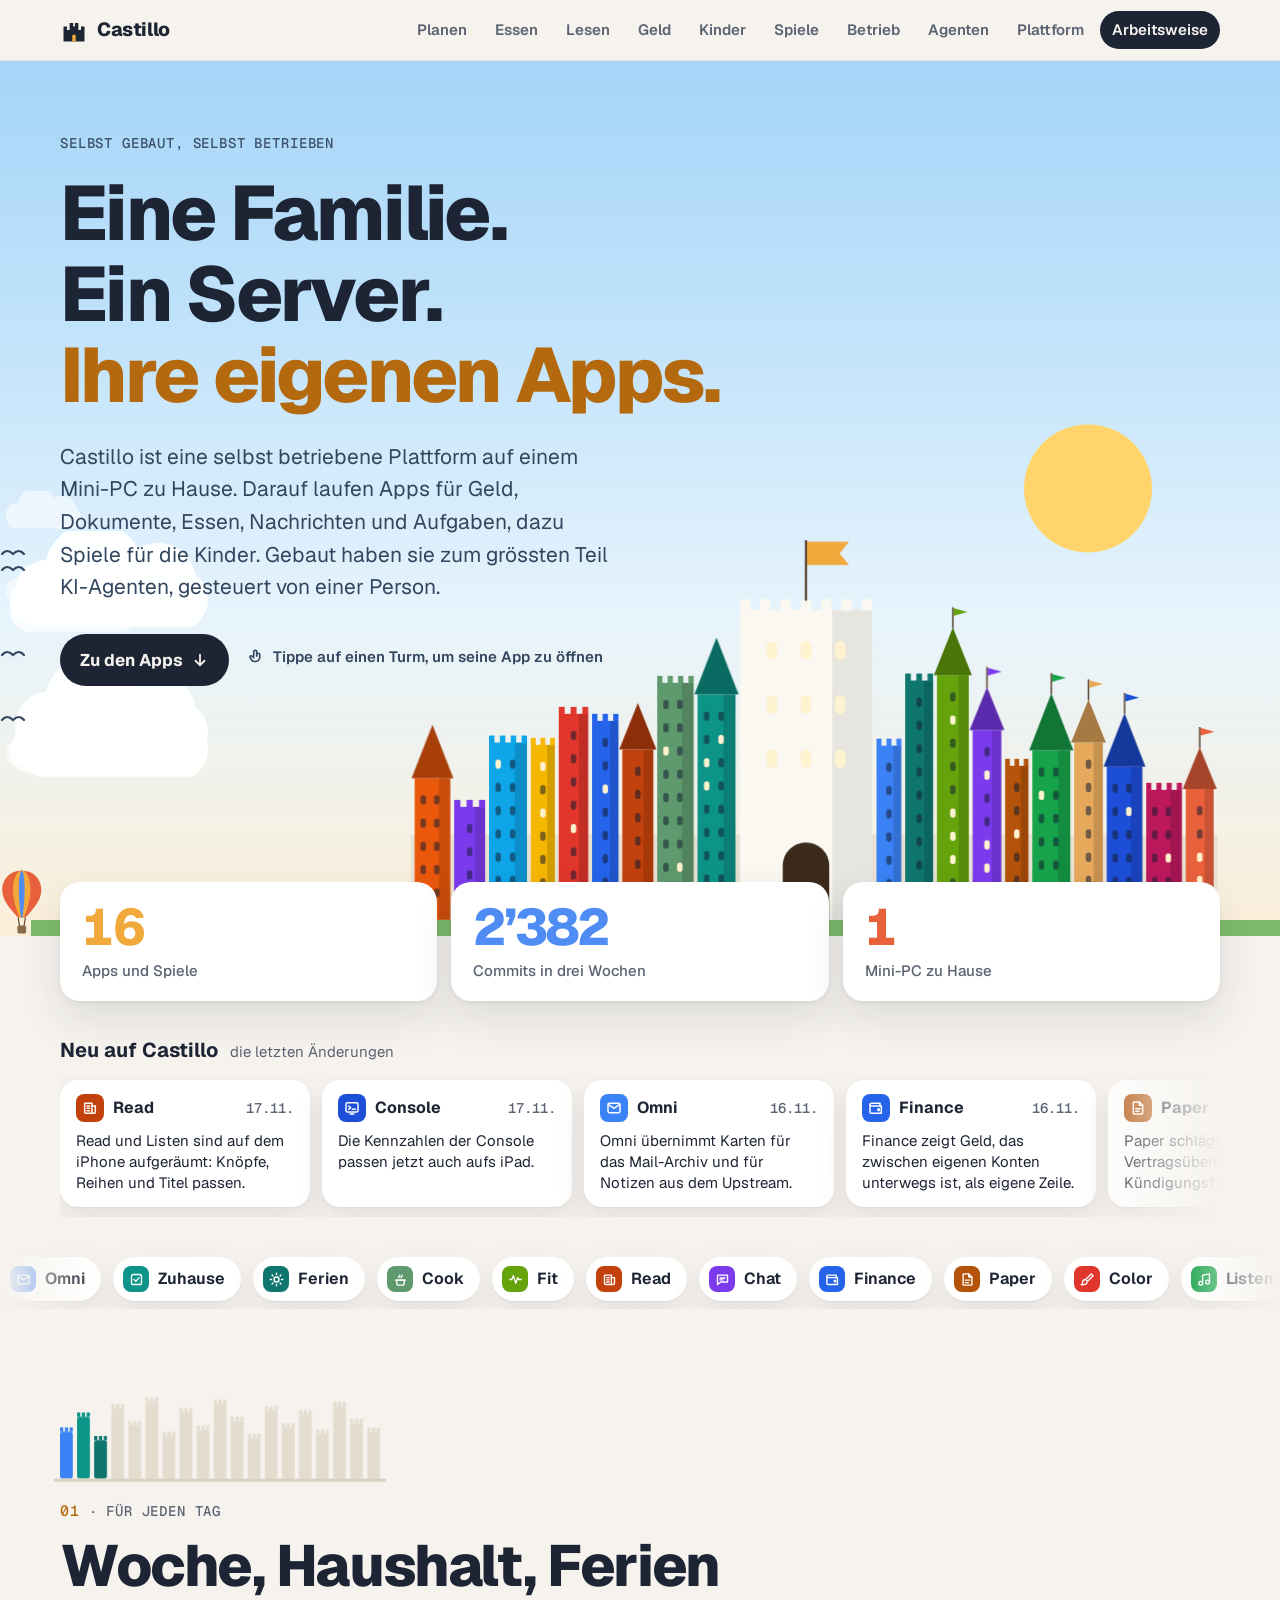
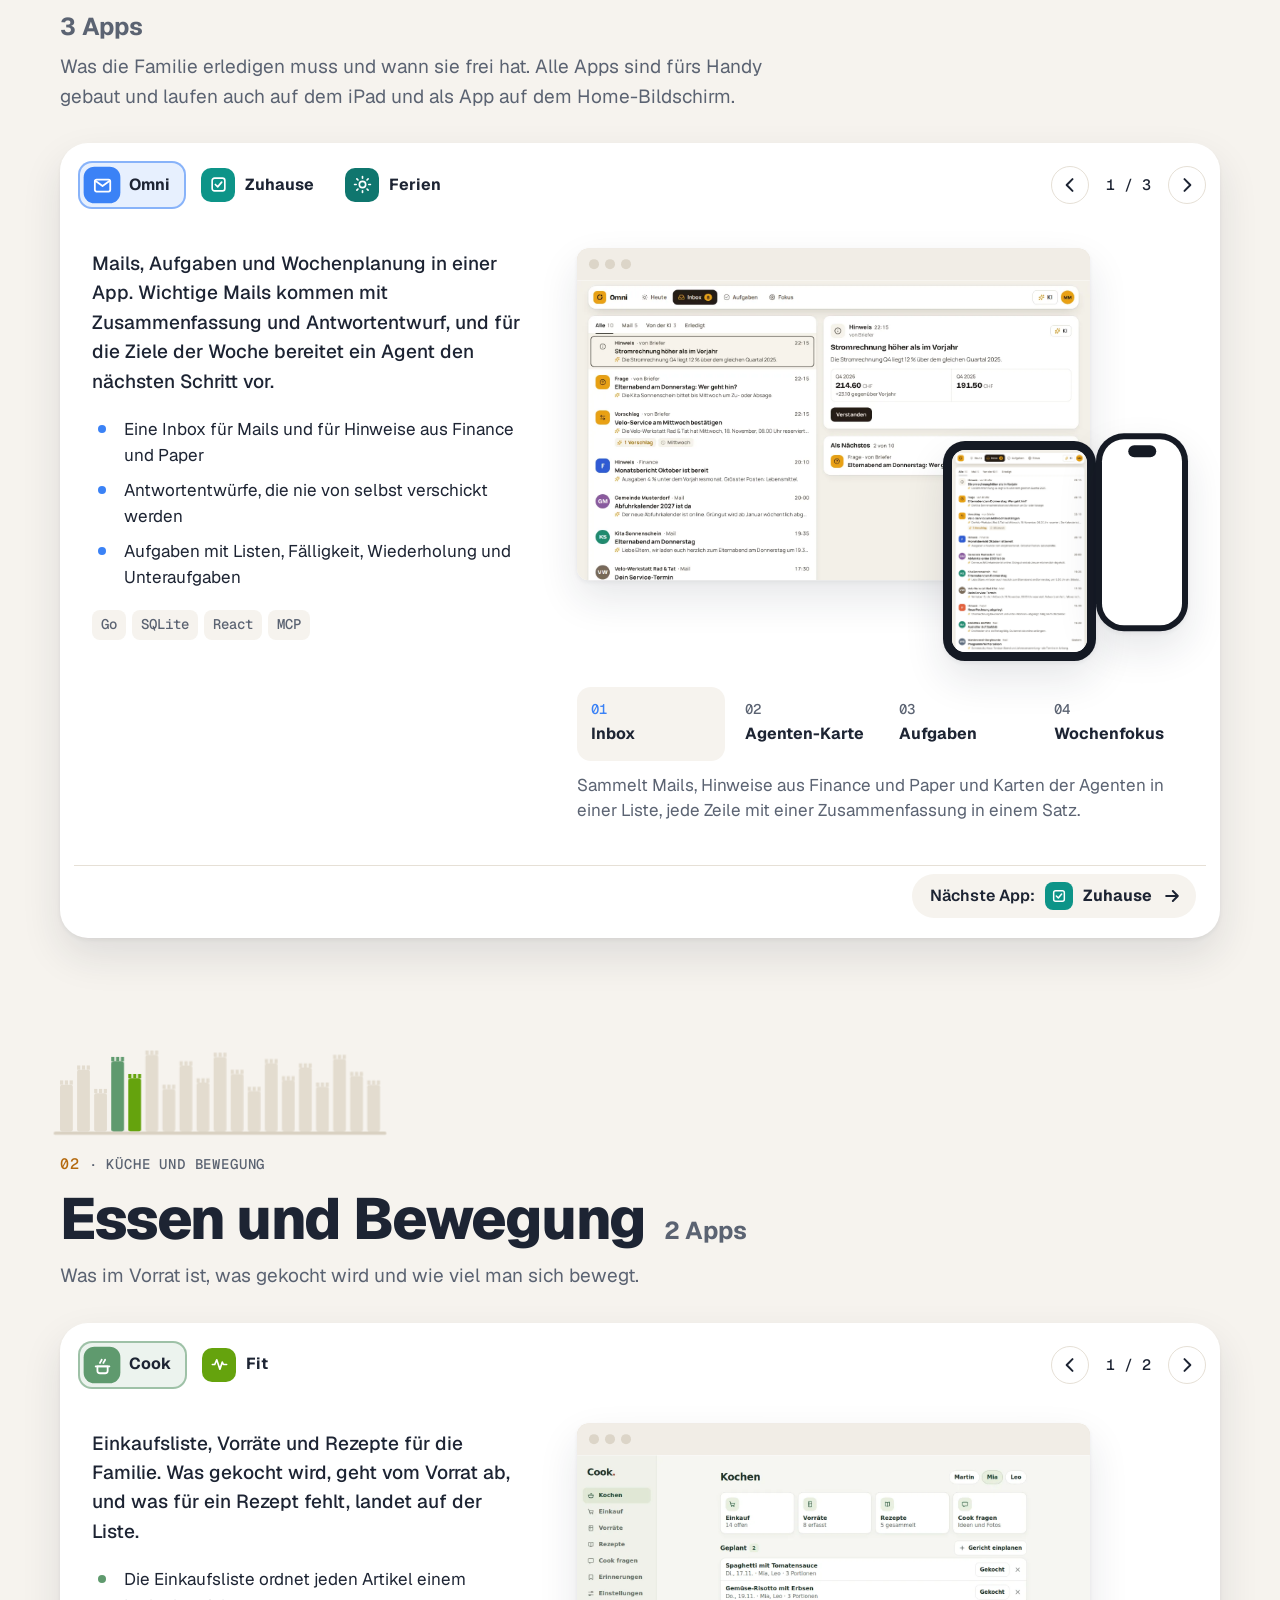
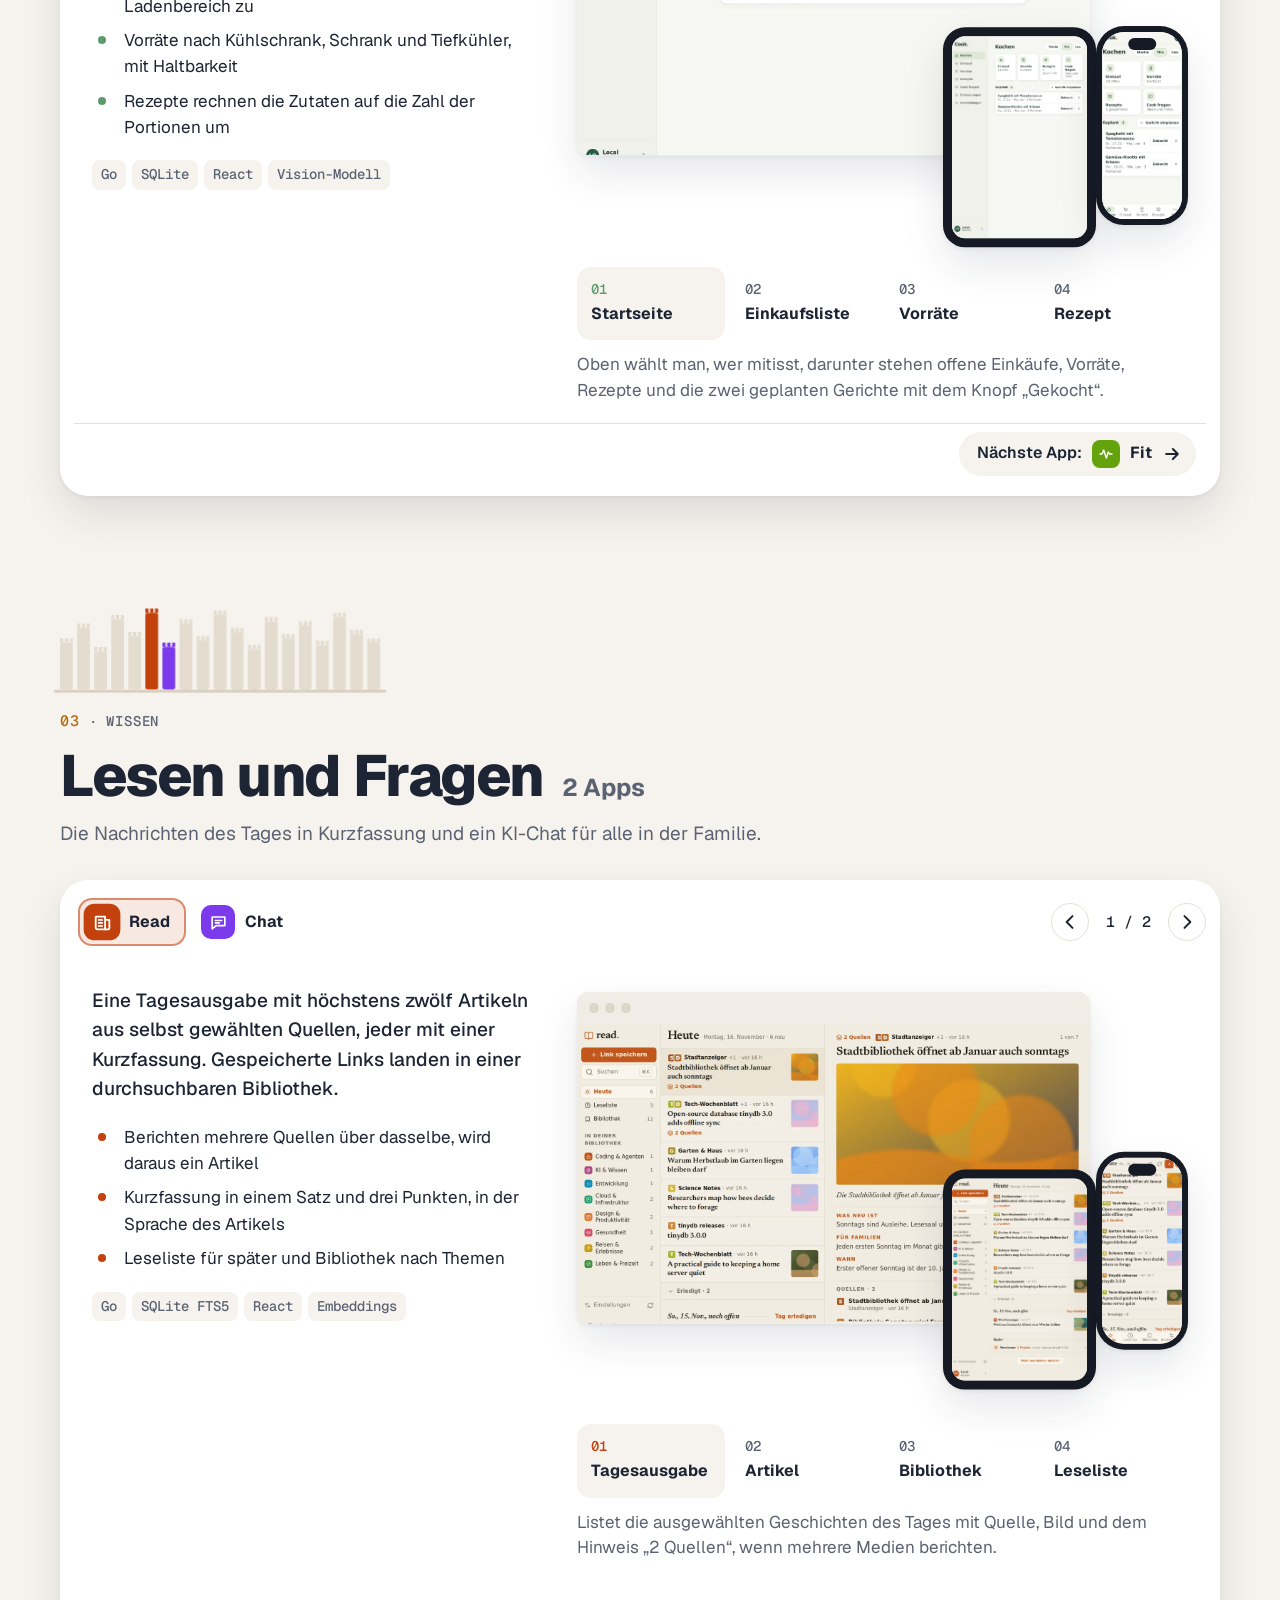
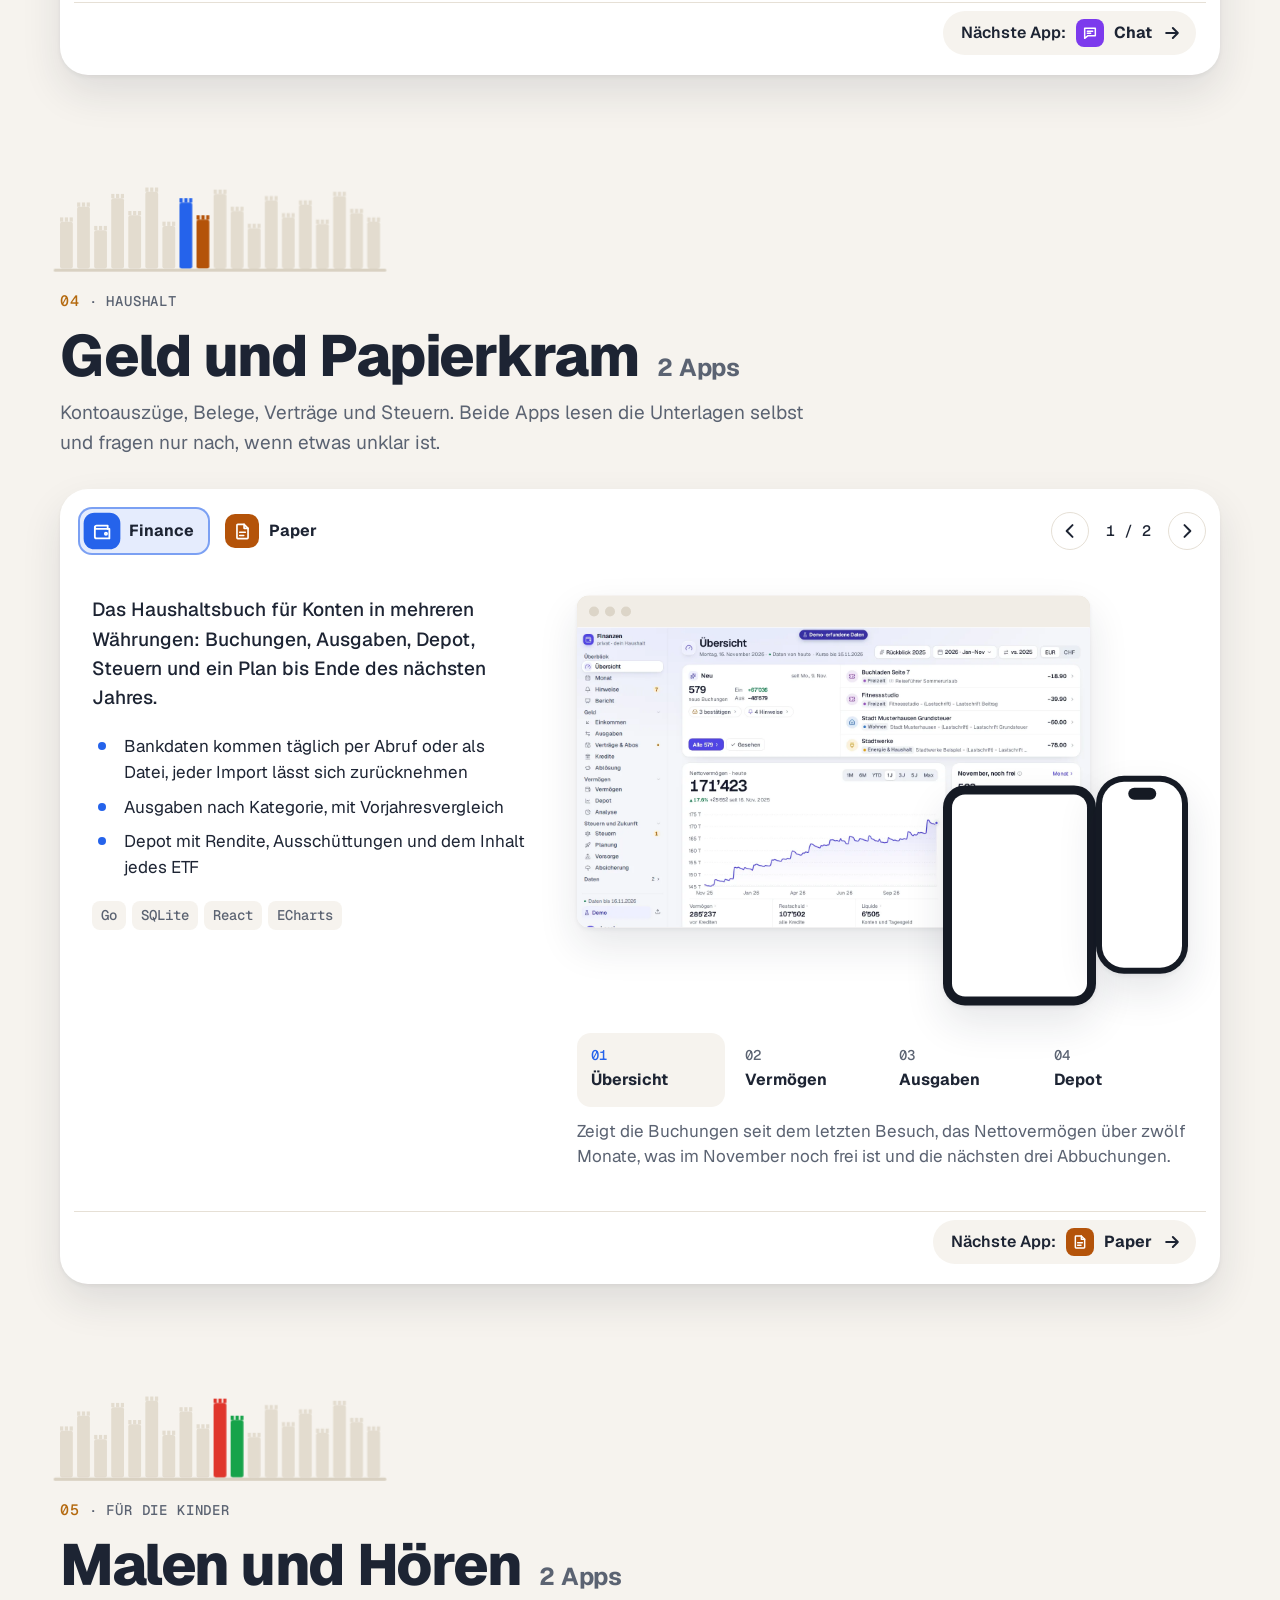
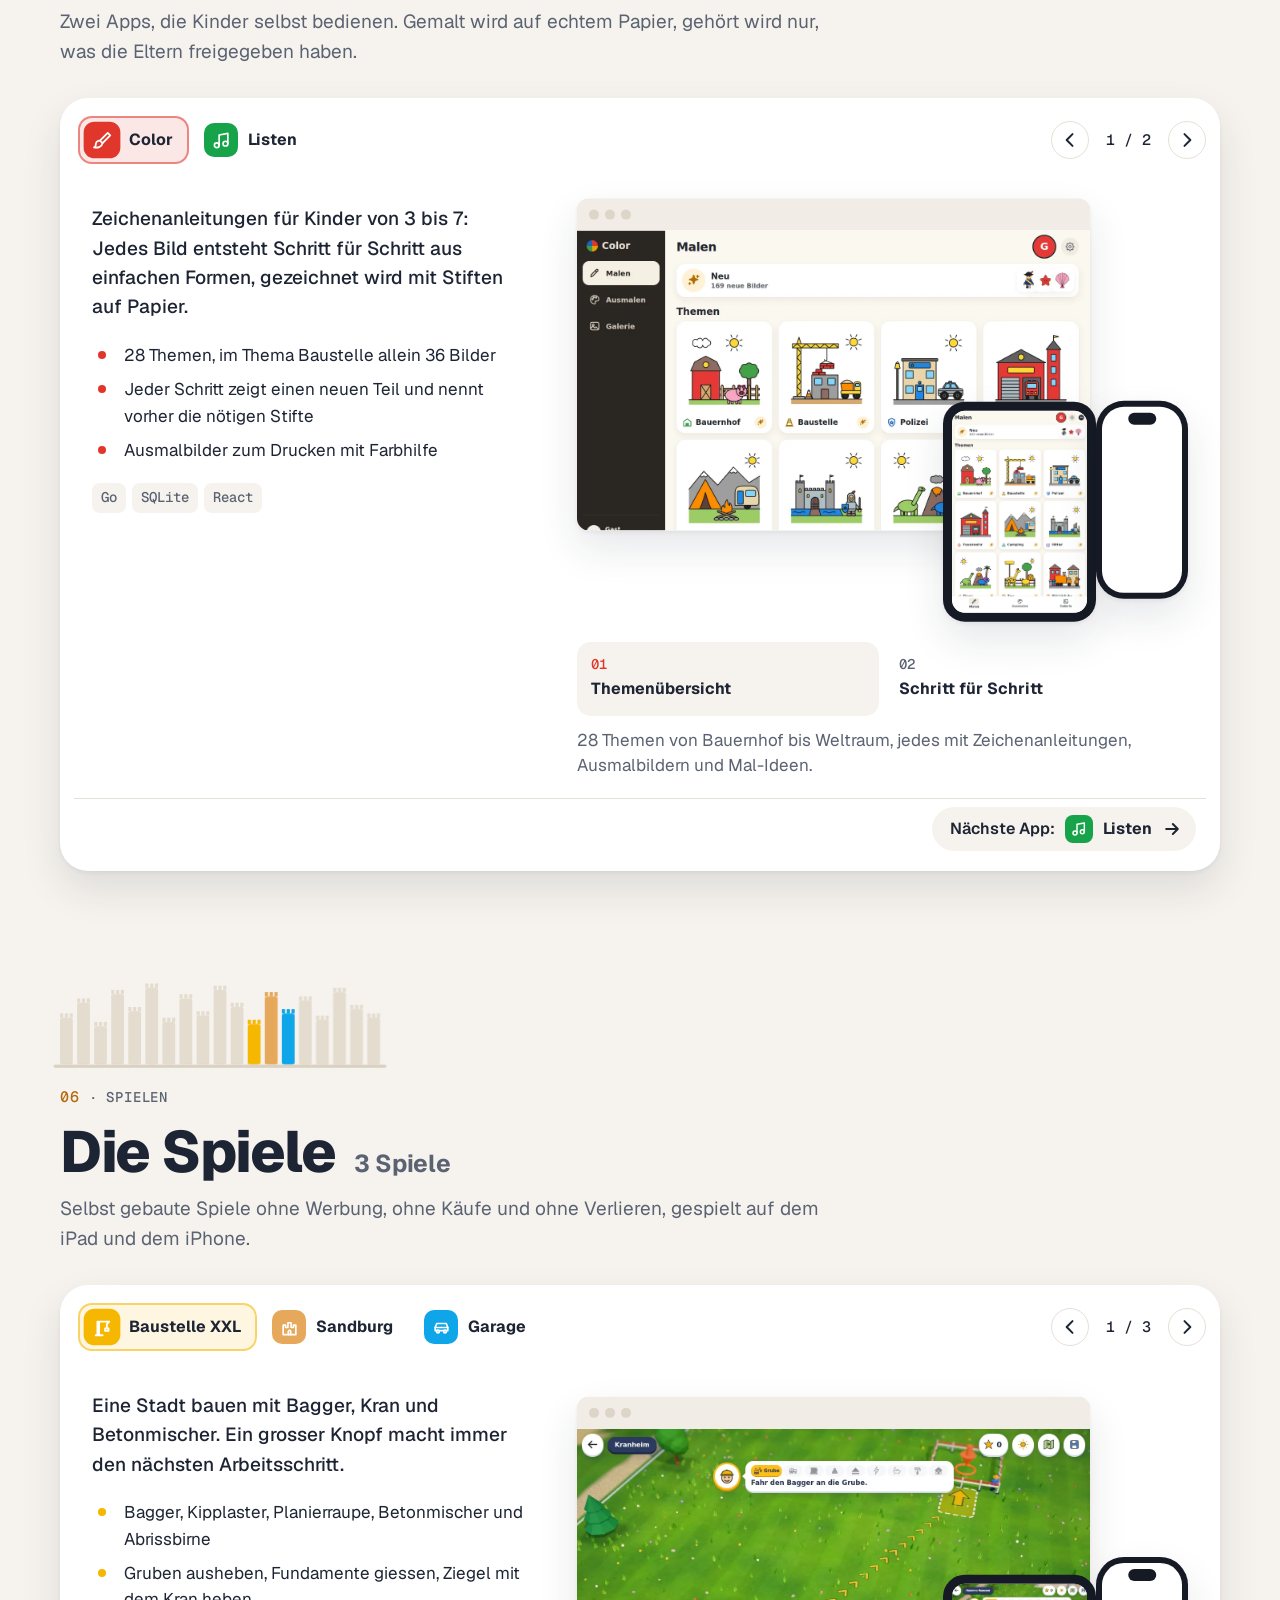
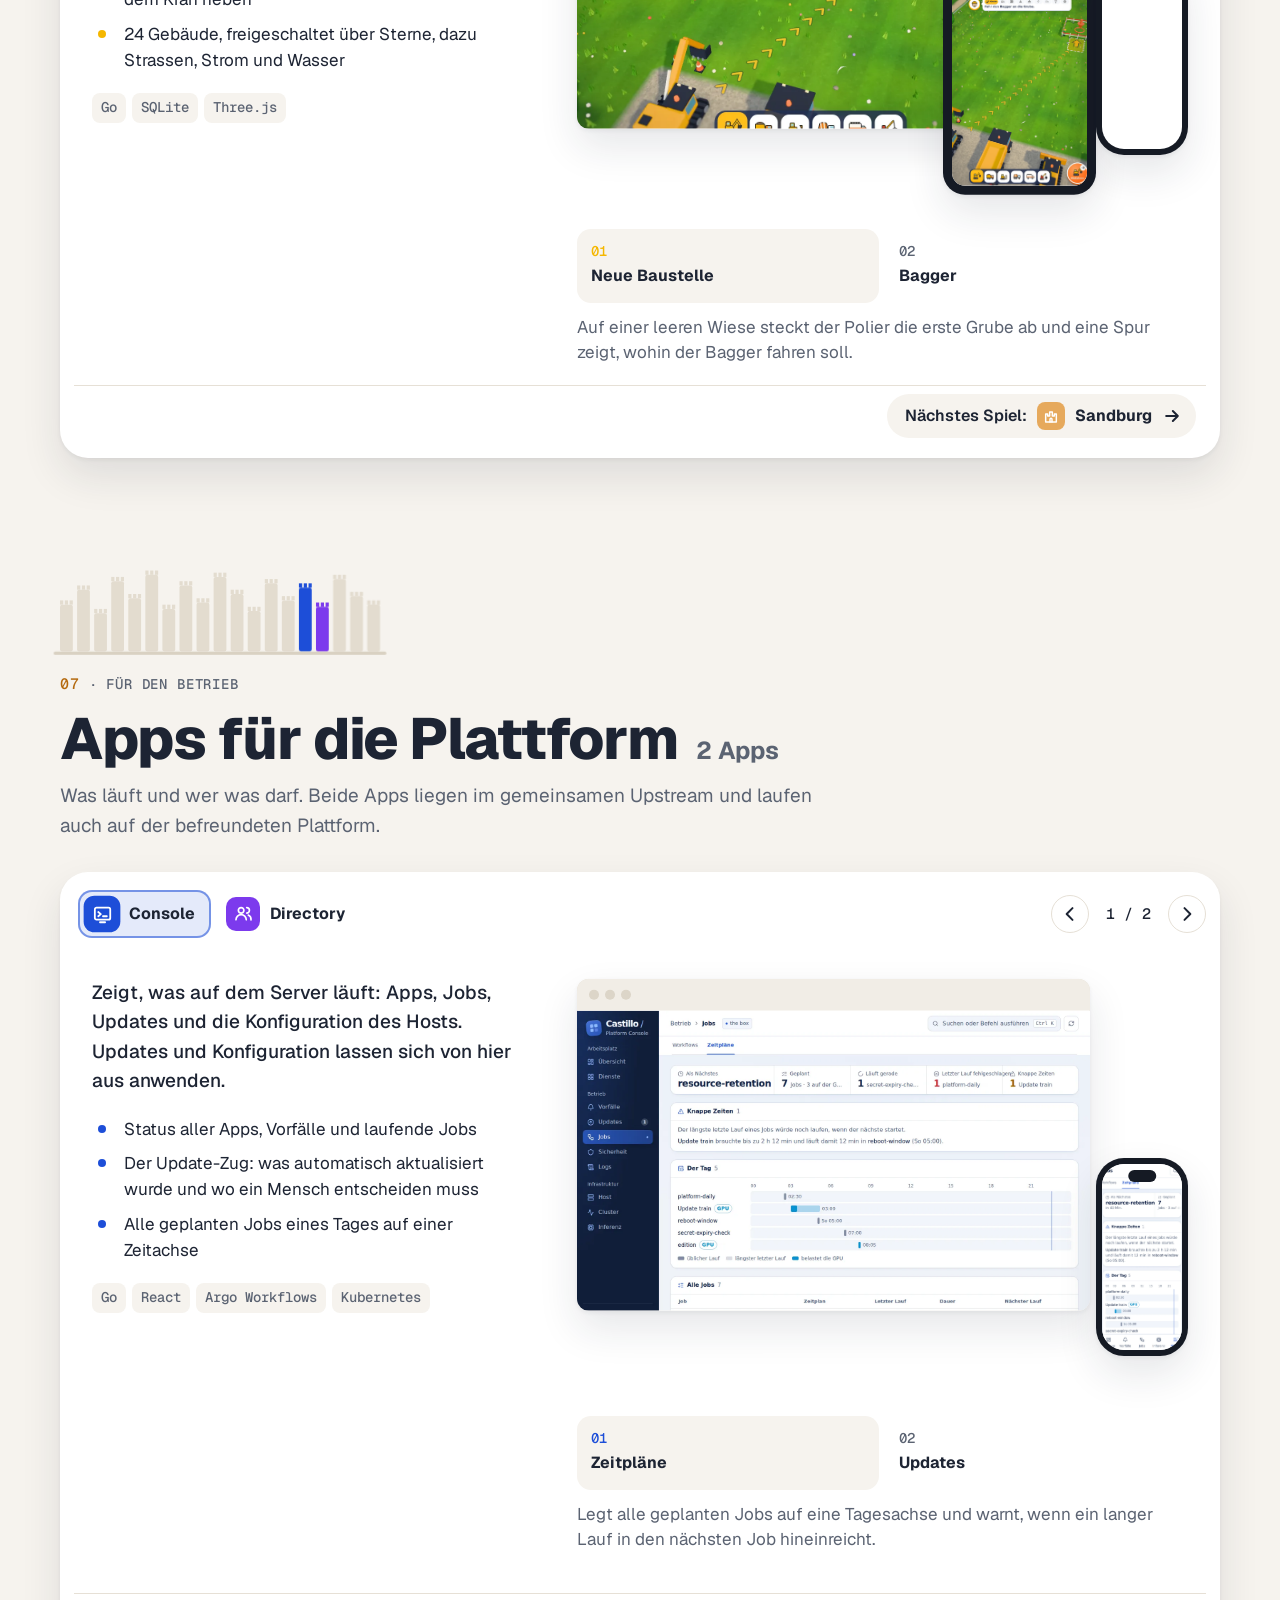
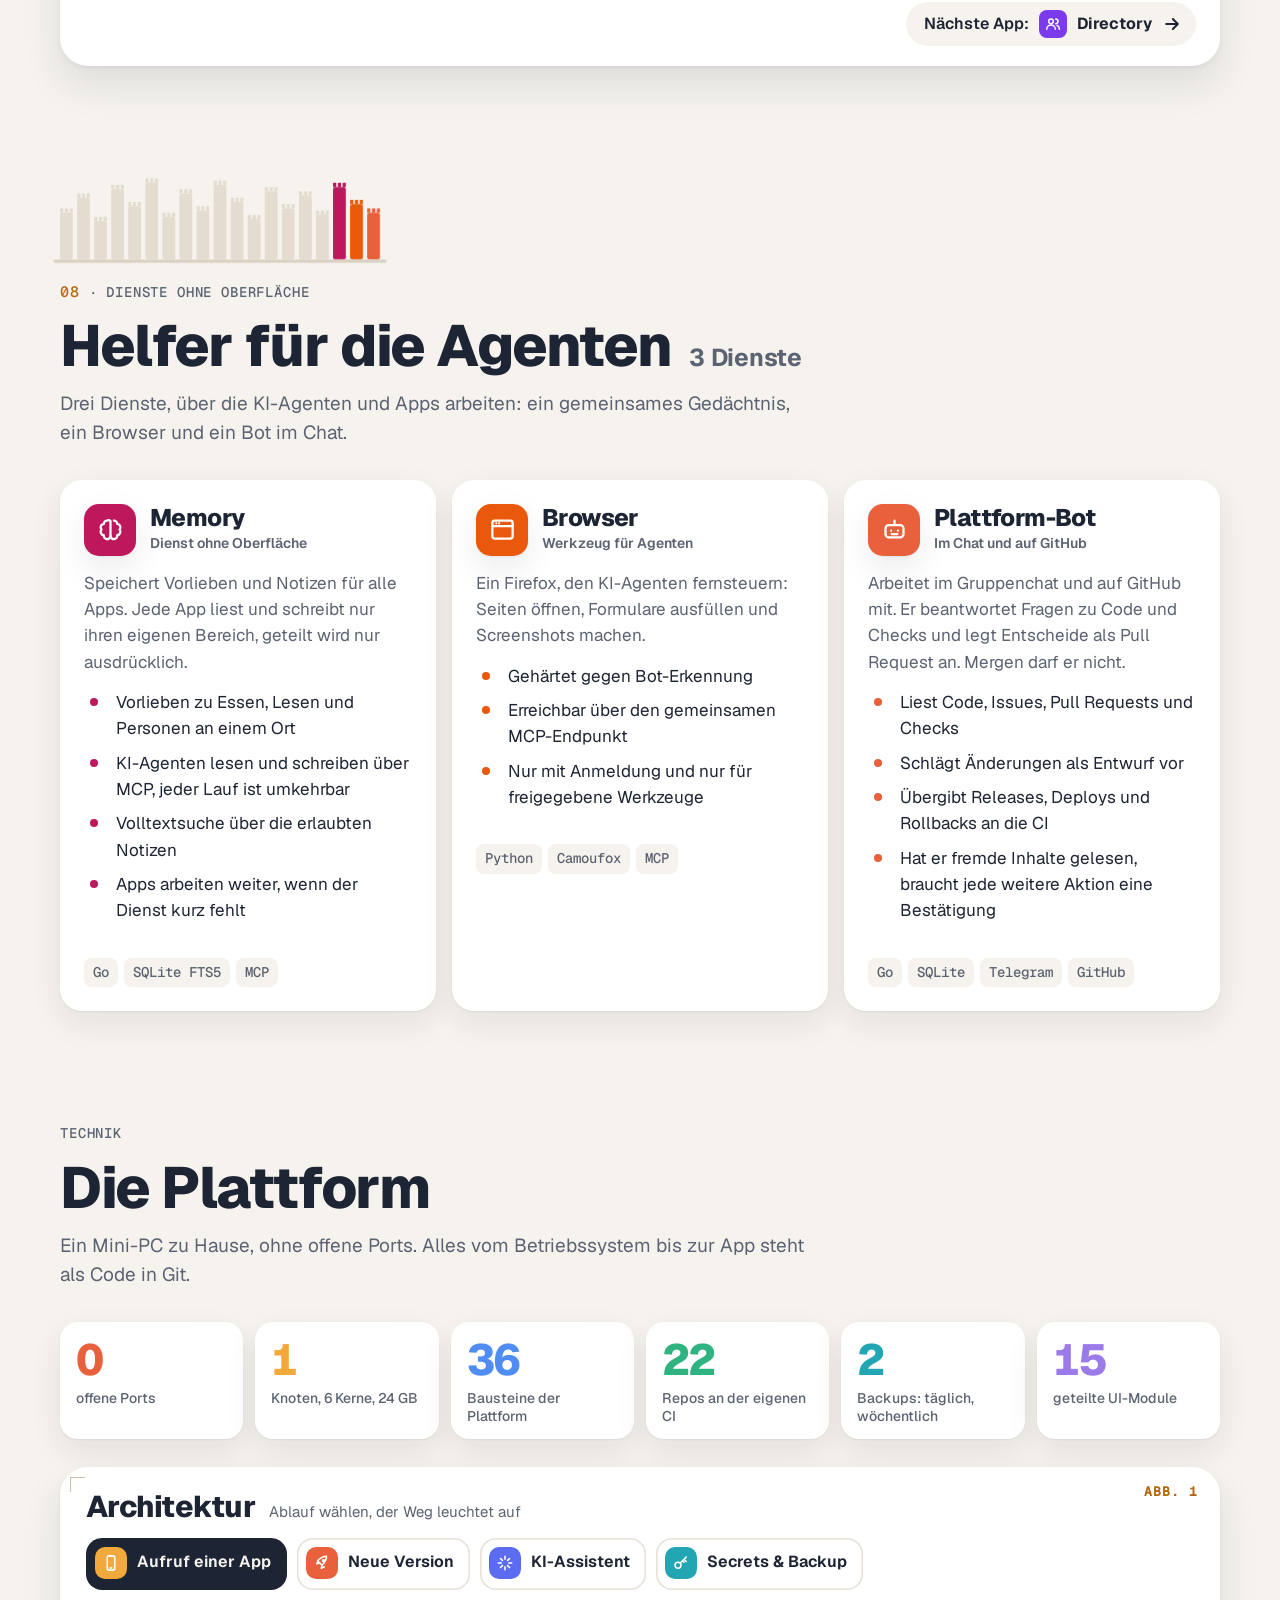
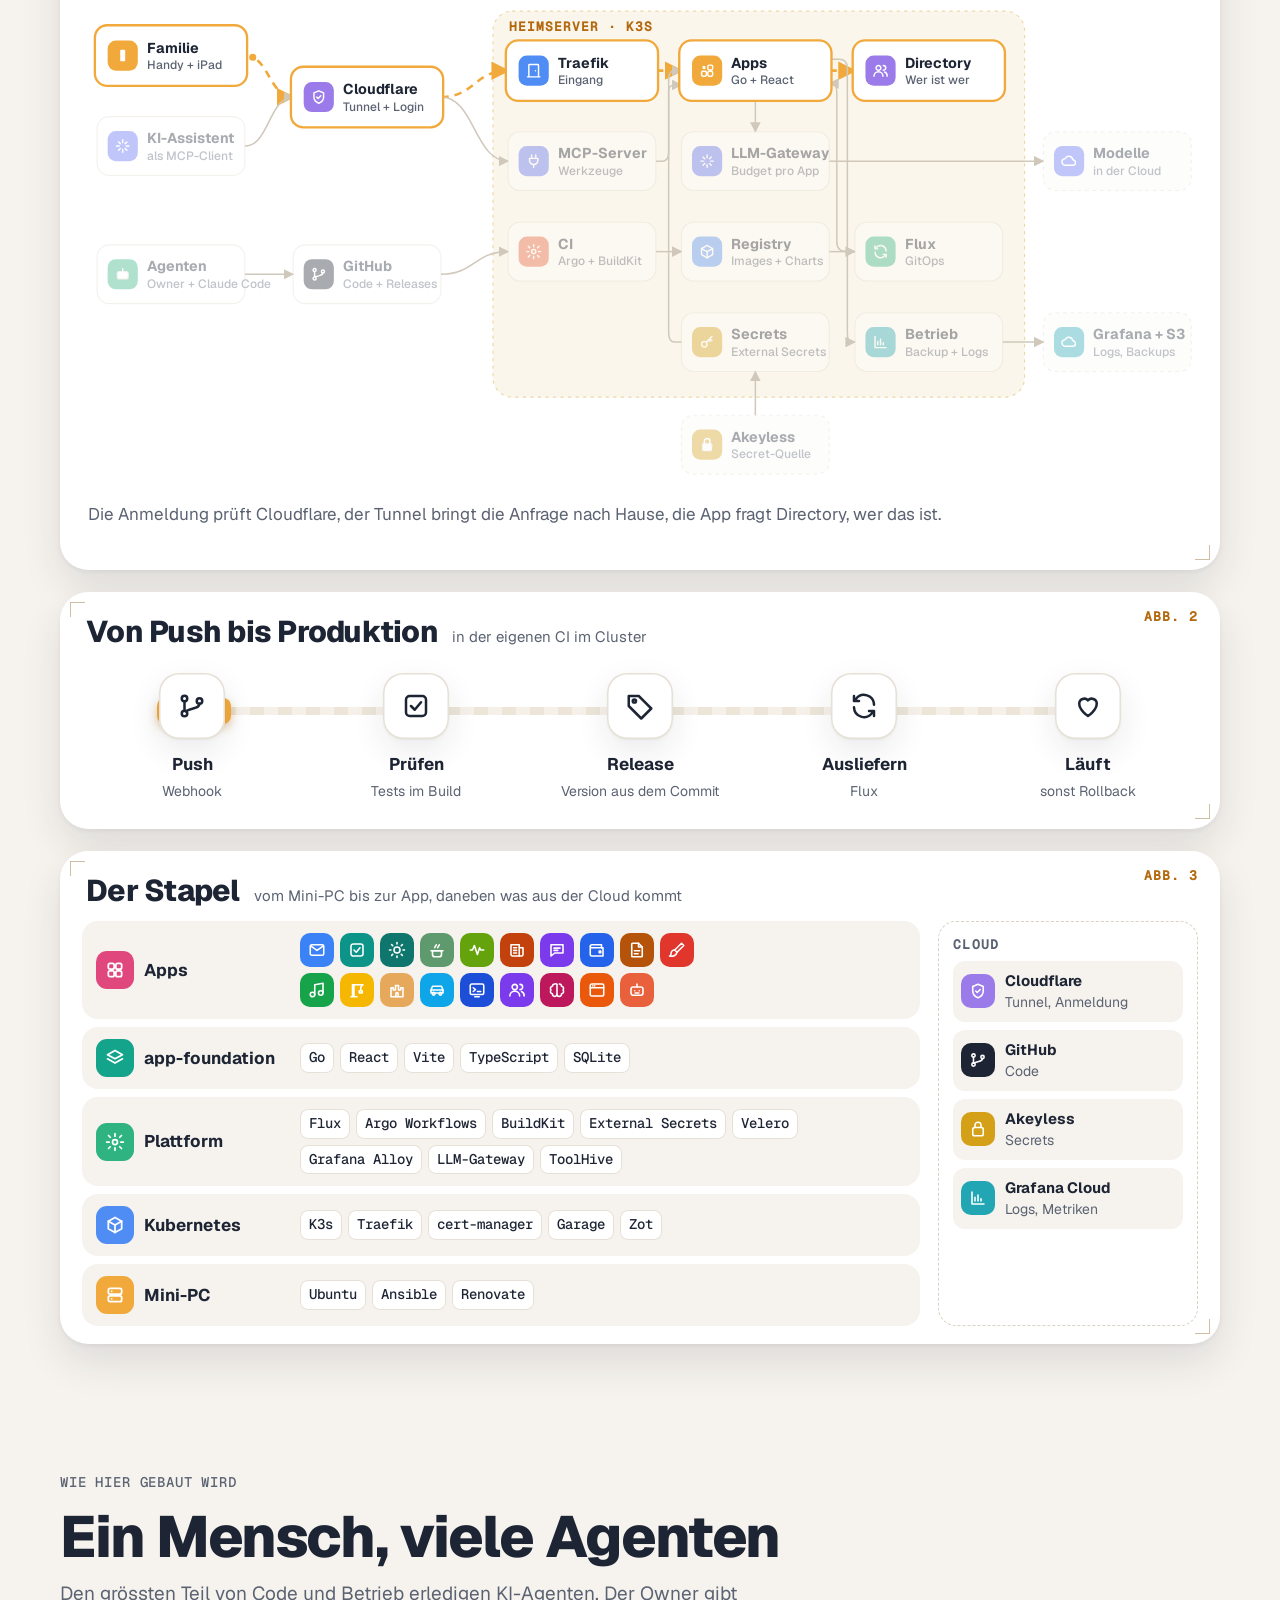
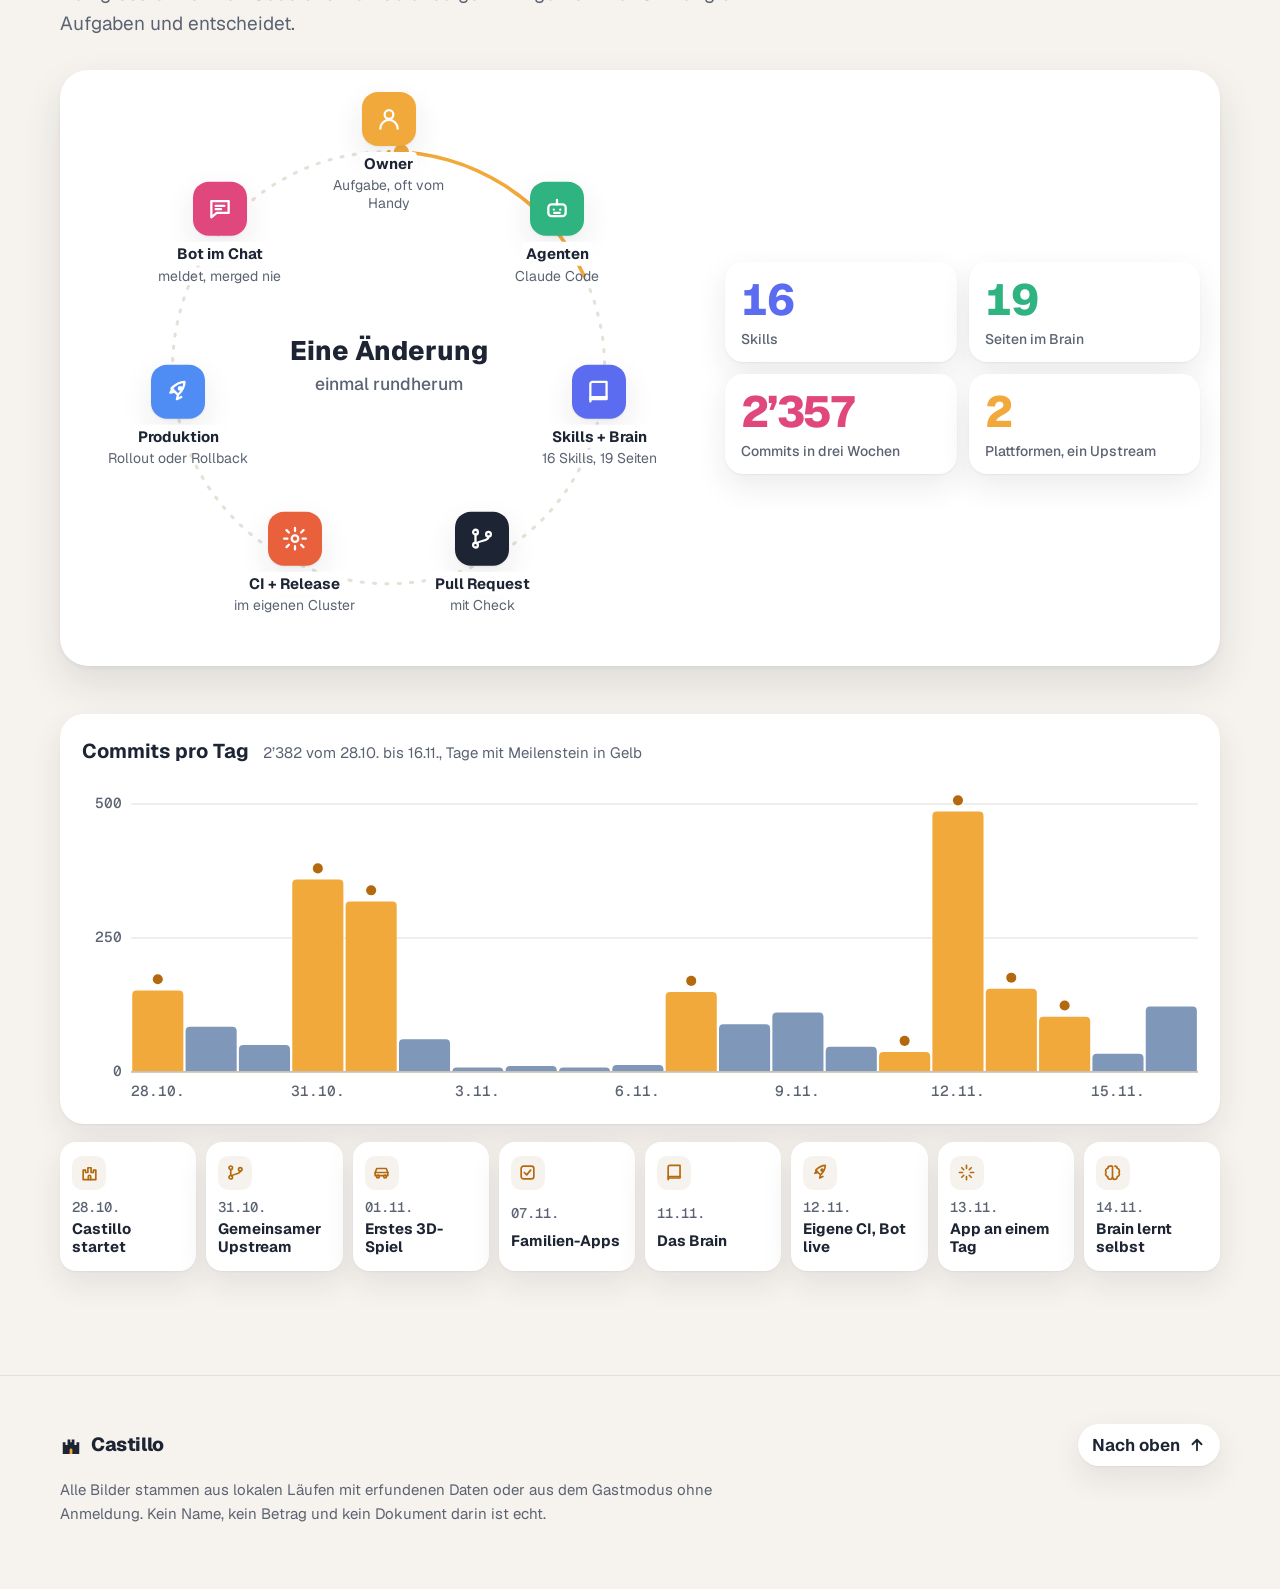
<file: index.html>
<!doctype html>
<html lang="de">
<head>
<meta charset="utf-8">
<meta name="viewport" content="width=device-width,initial-scale=1,viewport-fit=cover">
<title>Castillo: eine Familie, ein Server, eigene Apps</title>
<meta name="description" content="Castillo ist die selbst gebaute Plattform einer Familie: Finanzen, Dokumente, Essen, Nachrichten, Spiele für die Kinder und die Technik darunter, auf einem Mini-PC zu Hause.">
<meta property="og:title" content="Castillo: eine Familie, ein Server, eigene Apps">
<meta property="og:description" content="Selbst gebaute Apps für den Familienalltag, die Kinder und die Finanzen, auf einer eigenen Kubernetes-Plattform.">
<meta property="og:image" content="https://castillo-platform.github.io/castillo-showcase/shots/og.png">
<meta property="og:type" content="website">
<meta name="theme-color" content="#f6f3ee">
<meta name="color-scheme" content="light">
<link rel="icon" href="data:image/svg+xml,%3Csvg xmlns='http://www.w3.org/2000/svg' viewBox='0 0 32 32'%3E%3Cpath d='M4 29V12h4v4h3v-8h4v4h2V8h4v8h3v-4h4v17z' fill='%231d2433'/%3E%3Cpath d='M14 29v-6a2 2 0 0 1 4 0v6z' fill='%23f2a93b'/%3E%3C/svg%3E">
<link rel="preload" href="fonts/Geist-latin.woff2" as="font" type="font/woff2" crossorigin>
<link rel="stylesheet" href="fonts.css?v=2">
<link rel="stylesheet" href="style.css?v=2">
</head>
<body>
<div class="progress" aria-hidden="true"></div>
<header class="top">
  <div class="wrap top-in">
    <a class="logo" href="#top" aria-label="Castillo">
      <svg viewBox="0 0 32 32" aria-hidden="true"><path d="M4 29V12h4v4h3v-8h4v4h2V8h4v8h3v-4h4v17z"/><path class="door" d="M14 29v-6a2 2 0 0 1 4 0v6z"/></svg>
      <b>Castillo</b>
    </a>
    <button class="menu-btn" type="button" aria-expanded="false" aria-controls="nav"><span class="cur" id="menu-cur"></span><svg viewBox="0 0 24 24" aria-hidden="true"><path d="M4 7h16M4 12h16M4 17h16"/></svg>Menü</button>
    <nav class="chips" id="nav" aria-label="Bereiche"></nav>
  </div>
</header>

<main id="top">
  <section class="hero" id="hero">
    <div class="sky" aria-hidden="true">
      <div class="sunball"></div>
      <div class="clouds" id="clouds"></div>
      <svg class="balloon" viewBox="0 0 60 92" aria-hidden="true"><path d="M30 2C14 2 3 14 3 29c0 16 15 30 22 38h10c7-8 22-22 22-38C57 14 46 2 30 2z" fill="#e8603c"/><path d="M30 2c-7 0-12 12-12 27s6 30 9 38h6c3-8 9-23 9-38S37 2 30 2z" fill="#f2a93b"/><path d="M30 2c-2 0-4 12-4 27s2 30 3 38h2c1-8 3-23 3-38S32 2 30 2z" fill="#4f8df5"/><path d="M25 67l2 12M35 67l-2 12" stroke="#5b4a36" stroke-width="1.6"/><rect x="24" y="78" width="12" height="11" rx="2" fill="#8a6a45"/></svg>
      <svg class="hills far" viewBox="0 0 1600 300" preserveAspectRatio="none"><path d="M0 220 C 200 120 380 170 560 140 S 900 60 1100 130 1400 110 1600 160 V300 H0z"/></svg>
      <svg class="hills near" viewBox="0 0 1600 300" preserveAspectRatio="none"><path d="M0 250 C 260 190 420 230 640 205 S 1080 170 1280 215 1500 200 1600 225 V300 H0z"/></svg>
      <div class="castle" id="castle"></div>
    </div>
    <div class="wrap hero-text">
      <p class="kicker">Selbst gebaut, selbst betrieben</p>
      <h1><span class="line">Eine Familie.</span><span class="line">Ein Server.</span><span class="line sun">Ihre eigenen Apps.</span></h1>
      <p class="lead">Castillo ist eine selbst betriebene Plattform auf einem Mini-PC zu Hause. Darauf laufen Apps für Geld, Dokumente, Essen, Nachrichten und Aufgaben, dazu Spiele für die Kinder. Gebaut haben sie zum grössten Teil KI-Agenten, gesteuert von einer Person.</p>
      <a class="cta" href="#apps">Zu den Apps <svg viewBox="0 0 24 24" aria-hidden="true"><path d="M12 5v14M6 13l6 6 6-6"/></svg></a>
      <span class="tower-hint"><svg viewBox="0 0 24 24" aria-hidden="true"><path d="M9 11V5a2 2 0 0 1 4 0v6M13 9a2 2 0 0 1 4 0v3a6 6 0 0 1-6 6h-1a5 5 0 0 1-4.5-2.8L4 12.5a1.6 1.6 0 0 1 2.7-1.6L9 13"/></svg>Tippe auf einen Turm, um seine App zu öffnen</span>
    </div>
  </section>
  <div class="wrap stats-wrap"><div class="stats" id="stats"></div></div>
  <section class="wrap news reveal" id="neu" aria-label="Neu auf Castillo"></section>
  <div class="marquee" aria-hidden="true"><div class="track" id="marquee"></div><div class="track rev" id="marquee2"></div></div>

  <div id="apps"><div id="groups"></div></div>

  <section class="platform" id="plattform">
    <div class="wrap">
      <div class="section-head reveal">
        <p class="kicker">Technik</p>
        <h2><span class="mask"><span>Die Plattform</span></span></h2>
        <p class="sub" id="platform-lead"></p>
      </div>
      <div class="figs" id="figs"></div>
      <div class="viz reveal" id="arch"></div>
      <div class="viz reveal" id="pipeline"></div>
      <div class="viz reveal" id="stack"></div>
    </div>
  </section>

  <section class="how" id="arbeitsweise">
    <div class="wrap">
      <div class="section-head reveal">
        <p class="kicker">Wie hier gebaut wird</p>
        <h2><span class="mask"><span>Ein Mensch, viele Agenten</span></span></h2>
        <p class="sub" id="how-lead"></p>
      </div>
      <div class="loop-wrap reveal" id="loop"></div>
      <figure class="commits reveal" id="commits"></figure>
      <div class="milestones" id="timeline"></div>
    </div>
  </section>
</main>

<footer class="foot">
  <div class="wrap foot-in">
    <div class="foot-top">
      <span class="logo small"><svg viewBox="0 0 32 32" aria-hidden="true"><path d="M4 29V12h4v4h3v-8h4v4h2V8h4v8h3v-4h4v17z"/><path class="door" d="M14 29v-6a2 2 0 0 1 4 0v6z"/></svg><b>Castillo</b></span>
      <a class="totop" href="#top">Nach oben <svg viewBox="0 0 24 24" aria-hidden="true"><path d="M12 19V5M6 11l6-6 6 6"/></svg></a>
    </div>
    <p>Alle Bilder stammen aus lokalen Läufen mit erfundenen Daten oder aus dem Gastmodus ohne Anmeldung. Kein Name, kein Betrag und kein Dokument darin ist echt.</p>
  </div>
</footer>

<dialog class="lightbox" id="lightbox">
  <button class="close" type="button" aria-label="Schliessen">✕</button>
  <figure><img alt=""><figcaption></figcaption></figure>
  <button class="prev" type="button" aria-label="Zurück">‹</button>
  <button class="next" type="button" aria-label="Weiter">›</button>
</dialog>

<script src="platform.js?v=2"></script>
<script src="views.js?v=2"></script>
<script src="data.js?v=2"></script>
<script src="app.js?v=2"></script>
</body>
</html>
</file>
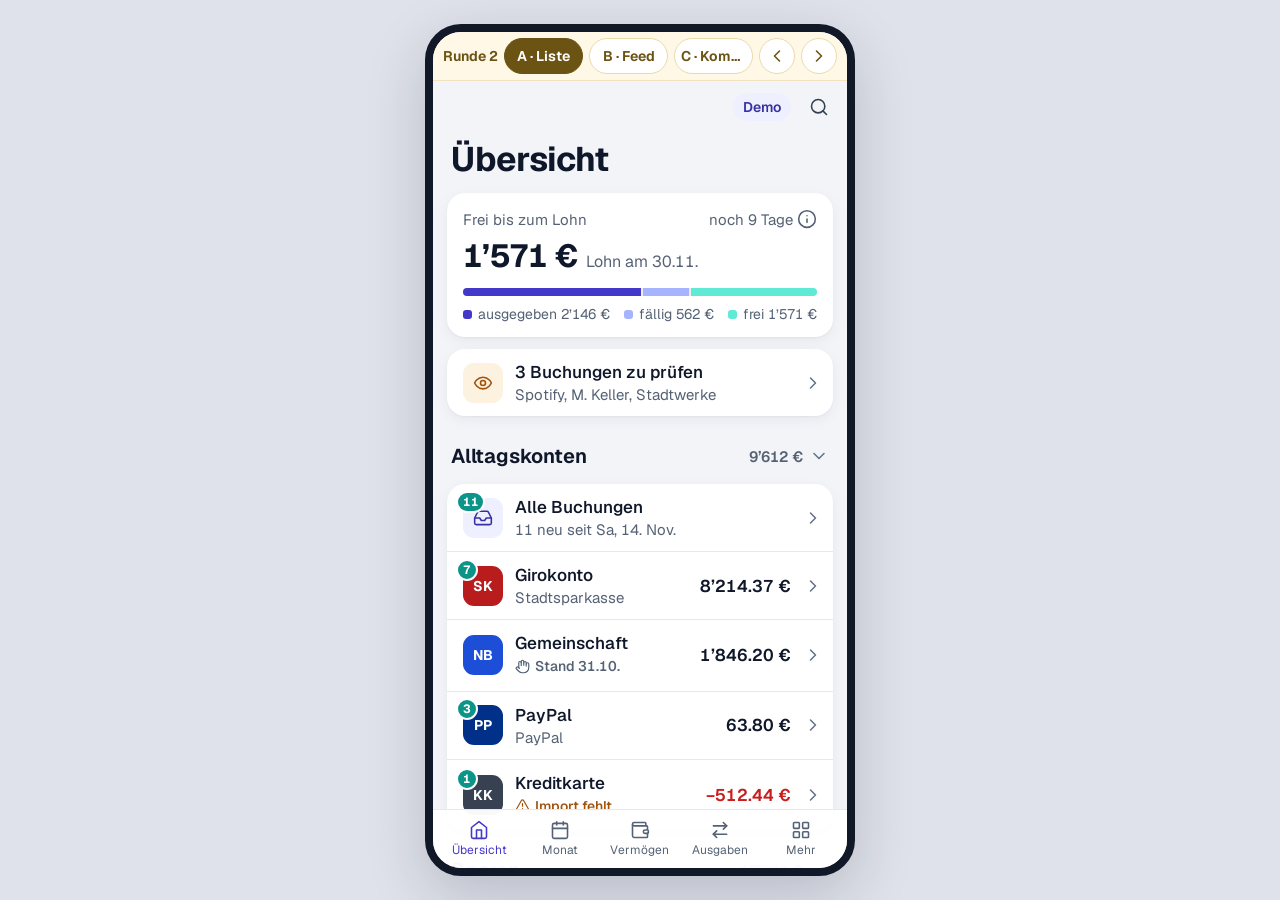
<file: entwuerfe/finance-uebersicht/index.html>
<!doctype html>
<html lang="de">
<head>
<meta charset="utf-8">
<meta name="viewport" content="width=device-width, initial-scale=1, viewport-fit=cover">
<meta name="robots" content="noindex">
<title>Finance · Übersicht – Entwürfe, Runde 2</title>
<link rel="stylesheet" href="../../fonts.css">
<style>
:root{
  --bg:#f3f4f8;--card:#fff;--ink:#0f172a;--ink-2:#334155;--ink-3:#556275;--ink-4:#64748b;--line:#e6e8ef;--band:#eef0f4;
  --accent:#4338ca;--accent-soft:#eef0ff;--accent-ink:#3730a3;
  --pos:#15803d;--pos-soft:#e5f5ea;--neg:#c81e1e;--warn:#a1520a;--warn-soft:#fdf1e0;
  --new:#0d9488;--new-soft:#e0f3f1;
  --shadow:0 1px 2px rgba(15,23,42,.04),0 4px 14px rgba(15,23,42,.05);
}
*{box-sizing:border-box;-webkit-tap-highlight-color:transparent}
html,body{margin:0;background:#dfe2ea}
body{font-family:'Geist',-apple-system,BlinkMacSystemFont,system-ui,'Segoe UI',sans-serif;color:var(--ink);font-size:16px;font-variant-numeric:tabular-nums}
button{font:inherit;color:inherit;background:none;border:0;padding:0;cursor:pointer;text-align:inherit}
button:focus-visible{outline:2px solid var(--accent);outline-offset:2px;border-radius:10px}
svg.i{width:20px;height:20px;fill:none;stroke:currentColor;stroke-width:1.9;stroke-linecap:round;stroke-linejoin:round;flex:none}
.sr{position:absolute;width:1px;height:1px;overflow:hidden;clip:rect(0 0 0 0);white-space:nowrap}
.muted{color:var(--ink-3)}
@media (prefers-reduced-motion:reduce){*{transition:none!important;animation:none!important}}

/* phone frame */
.phone{position:relative;max-width:430px;margin:0 auto;height:100dvh;background:var(--bg);overflow:hidden;display:flex;flex-direction:column}
@media (min-width:600px){.phone{height:min(880px,calc(100dvh - 48px));margin:24px auto;border-radius:36px;box-shadow:0 20px 60px rgba(15,23,42,.18);border:8px solid #111827}}

/* mock strip (not part of the app) */
.mock{flex:none;display:flex;align-items:center;gap:6px;padding:calc(env(safe-area-inset-top) + 6px) 10px 6px;background:#fff8e6;border-bottom:1px solid #f1e3bd;font-size:14px}
.mock .lbl{font-weight:650;color:#6b5314;white-space:nowrap}
.mock .tabs{display:flex;gap:6px;flex:1;min-width:0}
.mock .tab{flex:1 1 0;min-width:0;height:36px;border-radius:999px;border:1px solid #e9d9ab;background:#fff;font-weight:650;color:#6b5314;white-space:nowrap;overflow:hidden;text-overflow:ellipsis;text-align:center;padding:0 6px}
.mock .tab[aria-current]{background:#6b5314;color:#fff;border-color:#6b5314}
.mock .arr{width:36px;height:36px;display:grid;place-items:center;border-radius:999px;border:1px solid #e9d9ab;background:#fff;color:#6b5314;flex:none}
@media (max-width:420px){.mock .lbl{display:none}.tabsC{--em:none}}@media (max-width:350px){.mock .tab .nm{display:none}}

/* app chrome */
.app{position:relative;overflow:hidden;flex:1;min-height:0;display:flex;flex-direction:column}
.bar{flex:none;height:52px;display:flex;align-items:center;gap:6px;padding:0 6px 0 16px;background:rgba(243,244,248,.94);backdrop-filter:blur(12px);-webkit-backdrop-filter:blur(12px);border-bottom:1px solid transparent;transition:border-color .2s;z-index:3}
.bar.lined{border-color:var(--line)}
.bar h1{margin:0;font-size:19px;font-weight:650;letter-spacing:-.01em;flex:1;min-width:0;white-space:nowrap;overflow:hidden;text-overflow:ellipsis;transition:opacity .2s}
.chip{font-size:14px;font-weight:600;color:var(--accent-ink);background:var(--accent-soft);padding:5px 10px;border-radius:999px}
.ib{width:44px;height:44px;display:grid;place-items:center;border-radius:12px;color:var(--ink-2);flex:none}
.scroll{flex:1;min-height:0;overflow-y:auto;-webkit-overflow-scrolling:touch;padding:0 14px calc(120px + env(safe-area-inset-bottom))}
.nav{position:absolute;left:0;right:0;bottom:0;display:flex;justify-content:space-around;padding:4px 6px calc(env(safe-area-inset-bottom) + 4px);background:rgba(255,255,255,.97);border-top:1px solid var(--line);z-index:5}
.nav button{display:flex;flex-direction:column;align-items:center;justify-content:center;gap:2px;font-size:12px;color:var(--ink-3);min-width:62px;min-height:50px;position:relative}
.nav button[aria-current]{color:var(--accent)}
.nav .dot{position:absolute;top:2px;right:12px;min-width:18px;height:18px;padding:0 5px;border-radius:999px;background:var(--accent);color:#fff;font-size:11px;font-weight:700;display:grid;place-items:center}

.card{background:var(--card);border-radius:18px;box-shadow:var(--shadow)}
.sect{display:flex;align-items:center;justify-content:space-between;width:100%;min-height:48px;margin:16px 0 4px;padding:0 4px}
.sect h2{margin:0;font-size:20px;font-weight:650;letter-spacing:-.01em}
.sect .r{display:flex;align-items:center;gap:6px;font-size:15px;font-weight:600;color:var(--ink-3)}
.chev{transition:transform .25s;color:var(--ink-4)}
[aria-expanded=false] .chev{transform:rotate(-90deg)}

/* account rows */
.row{display:flex;align-items:center;gap:12px;padding:12px 14px 12px 16px;min-height:64px;width:100%;position:relative}
.row+.row{border-top:1px solid var(--line)}
.row:active{background:#f7f8fb}
.nm{flex:1;min-width:0}
.t1{font-size:17px;font-weight:550;white-space:nowrap;overflow:hidden;text-overflow:ellipsis}
.t2{font-size:15px;color:var(--ink-3);margin-top:2px;white-space:nowrap;overflow:hidden;text-overflow:ellipsis}
.amt{flex:none;max-width:48%;font-size:17px;font-weight:600;text-align:right;white-space:nowrap}
.amt small{display:block;font-size:14px;font-weight:500;color:var(--ink-3)}
.neg{color:var(--neg)}
.logo{width:40px;height:40px;border-radius:11px;display:grid;place-items:center;color:#fff;font-weight:700;font-size:14px;letter-spacing:-.02em;flex:none;position:relative}
.logo.soft{background:var(--accent-soft);color:var(--accent-ink)}
.logo.unk{background:#e2e8f0;color:#334155}
.badge{position:absolute;top:-7px;left:-7px;min-width:22px;height:22px;padding:0 5px;border-radius:999px;background:var(--new);color:#fff;font-size:12px;font-weight:700;display:grid;place-items:center;border:2px solid #fff}
.state{display:inline-flex;align-items:center;gap:5px;font-size:14px;font-weight:550;margin-top:3px}
.state.warn{color:var(--warn)}
.state svg.i{width:15px;height:15px}
.gochev{color:var(--ink-4);margin-right:-4px}
.chg{font-size:14px;font-weight:600;display:inline-flex;align-items:center;gap:3px}
.chg.up{color:var(--pos)}.chg.dn{color:var(--warn)}
.chg svg.i{width:14px;height:14px}

/* figures */
.big{font-size:34px;font-weight:700;letter-spacing:-.025em;margin:4px 4px 12px;transition:opacity .2s}
.payday{display:block;width:100%;padding:16px 16px 14px}
.payday .top{display:flex;align-items:center;justify-content:space-between;font-size:15px;color:var(--ink-3)}
.payday .fig{display:flex;align-items:baseline;gap:8px;margin-top:6px;flex-wrap:wrap}
.payday .fig b{font-size:32px;font-weight:700;letter-spacing:-.02em;white-space:nowrap}
.payday .fig span{color:var(--ink-3)}
.track{height:8px;border-radius:9px;background:#eceef4;margin-top:12px;position:relative;overflow:hidden;display:flex;gap:2px}
.track i{display:block;height:100%}
.leg{display:flex;flex-wrap:wrap;gap:4px 14px;margin-top:9px;font-size:14px;color:var(--ink-3)}
.leg span{display:inline-flex;align-items:center;gap:6px}
.leg i{width:9px;height:9px;border-radius:3px;display:inline-block}
.sums .row{min-height:58px}
.sums .t1{font-weight:600}
.foot{display:flex;justify-content:center;align-items:center;gap:6px;color:var(--ink-3);font-size:14px;margin:18px 0 4px}
.foot button{font-weight:650;color:var(--ink-2);min-height:44px;padding:0 6px}
.spin svg{animation:sp .8s linear infinite}@keyframes sp{to{transform:rotate(360deg)}}

/* review */
.rv{display:flex;align-items:center;gap:12px;padding:12px 16px;min-height:64px}
.rv+.rv{border-top:1px solid var(--line)}
.rv .why{font-size:15px;color:var(--warn);margin-top:2px;white-space:nowrap;overflow:hidden;text-overflow:ellipsis}
.pill-btn{flex:none;min-height:40px;padding:0 13px;border-radius:11px;font-weight:600;font-size:15px;background:#f1f3f7;color:var(--ink-2)}
.pill-btn.go{background:var(--accent-soft);color:var(--accent-ink)}
.head{display:flex;align-items:center;justify-content:space-between;padding:14px 16px 6px}
.head h3{margin:0;font-size:18px;font-weight:650;display:flex;align-items:center;gap:8px}
.head .r{font-size:15px;color:var(--ink-3)}
.count{font-size:14px;font-weight:700;color:var(--new);background:var(--new-soft);padding:2px 8px;border-radius:999px}
.count.w{color:var(--warn);background:var(--warn-soft)}

/* calm booking list */
.clist{margin:0 -14px}
.day{background:#fff}
.dband{position:sticky;top:0;z-index:1;background:var(--band);padding:8px 18px;font-size:15px;font-weight:600;color:var(--ink-2);display:flex;justify-content:space-between}
.dband span:last-child{font-weight:500;color:var(--ink-3)}
.crow{display:flex;gap:14px;align-items:center;padding:12px 18px 12px 24px;min-height:72px;position:relative;width:100%}
.crow+.crow{border-top:1px solid var(--line)}
.crow .logo{width:42px;height:42px;border-radius:999px}
.crow .t1{font-size:17px;font-weight:500}
.crow .t2{display:flex;gap:7px;align-items:center;margin-top:3px;min-width:0}.crow .t2 .t2{display:block;min-width:0;overflow:hidden;text-overflow:ellipsis}
.tag{font-size:14px;padding:1px 8px;border-radius:7px;background:#eef0f5;color:var(--ink-2);flex:none}
.tag.act{background:var(--accent-soft);color:var(--accent-ink);font-weight:600;padding:0 12px;min-height:32px;display:inline-flex;align-items:center;border-radius:9px}
.camt{flex:none;max-width:46%;font-size:17px;font-weight:550;white-space:nowrap;text-align:right}
.camt.in{background:var(--pos-soft);color:var(--pos);padding:4px 9px;border-radius:9px}
.ndot{position:absolute;left:8px;top:50%;margin-top:-5px;width:10px;height:10px;border-radius:9px;background:var(--new)}

/* B */
.duo{display:grid;grid-template-columns:1fr 1fr;gap:10px;margin-top:6px}
.duo .card{padding:13px 14px;width:100%}
.duo .l{font-size:14px;color:var(--ink-3);display:flex;align-items:center;gap:6px}
.duo .v{font-size:clamp(20px,6vw,24px);font-weight:700;letter-spacing:-.02em;margin-top:3px;white-space:nowrap}
.duo .s{font-size:14px;color:var(--ink-3);margin-top:1px;white-space:nowrap;overflow:hidden;text-overflow:ellipsis}
.mini{height:5px;border-radius:9px;background:#eceef4;margin-top:9px;overflow:hidden;display:flex;gap:2px}
.mini i{display:block;height:100%}
.chips{display:flex;gap:8px;overflow-x:auto;padding:4px 14px 8px;margin:0 -14px;scroll-padding-inline:14px;scrollbar-width:none}
.chips::-webkit-scrollbar{display:none}
.achip{flex:none;display:flex;align-items:center;gap:9px;min-height:48px;padding:5px 12px 5px 6px;border-radius:14px;background:#fff;box-shadow:var(--shadow);position:relative}
.achip .logo{width:34px;height:34px;border-radius:9px;font-size:12px}
.achip .n{font-size:14px;color:var(--ink-3);line-height:1.15}
.achip .b{font-size:16px;font-weight:650;line-height:1.2}
.achip[aria-pressed=true]{background:var(--ink);color:#fff;box-shadow:none}
.achip[aria-pressed=true] .n{color:#cbd5e1}
.achip .nb{position:absolute;top:-6px;right:-4px;min-width:20px;height:20px;padding:0 5px;border-radius:999px;background:var(--new);color:#fff;font-size:12px;font-weight:700;display:grid;place-items:center;border:2px solid var(--bg)}
.since{display:flex;align-items:center;gap:10px;padding:12px 14px;margin-top:4px}
.since .t{flex:1;min-width:0;font-size:15px}
.since b{font-weight:650}
.selhead{display:flex;align-items:center;gap:12px;padding:12px 14px;margin-top:4px;width:100%}

/* C */
.tabsC{display:flex;gap:4px;padding:4px;margin:0 12px;border-radius:13px;background:#f1f3f7;overflow-x:auto;scrollbar-width:none}
.tabsC button{flex:1 0 auto;min-height:40px;padding:0 10px;border-radius:10px;font-size:15px;font-weight:600;color:var(--ink-3);white-space:nowrap}
.tabsC button[aria-selected=true]{background:#fff;color:var(--ink);box-shadow:0 1px 3px rgba(15,23,42,.1)}
.tabsC em{display:var(--em,inline);font-style:normal;color:var(--ink-4);font-weight:500;margin-left:3px}
.gsum{display:flex;justify-content:space-between;align-items:center;padding:12px 16px;border-top:1px solid var(--line);font-weight:650}
.peek{background:#fafbfd;border-top:1px solid var(--line)}
.peek[hidden]{display:none}
.peek .crow{padding-left:30px;min-height:60px;background:transparent}
.peek .crow .logo{width:34px;height:34px;font-size:12px}
.peek .crow .t1{font-size:16px}
.more{display:flex;justify-content:center;align-items:center;gap:4px;width:100%;min-height:48px;font-size:15px;font-weight:600;color:var(--accent-ink);border-top:1px solid var(--line)}
.btnrow{display:flex;gap:10px;padding:12px 16px 16px}
.btn{flex:1;min-height:46px;border-radius:12px;font-weight:600;font-size:16px;display:inline-flex;align-items:center;justify-content:center;gap:7px}
.btn.pri{background:var(--accent);color:#fff}
.btn.sec{background:var(--accent-soft);color:var(--accent-ink)}

/* detail */
.detail{position:absolute;inset:0;background:var(--bg);z-index:6;transform:translateX(100%);transition:transform .28s cubic-bezier(.2,.8,.2,1);display:flex;flex-direction:column}
.detail.open{transform:none}
.dhero{display:flex;align-items:center;gap:14px;padding:4px 4px 14px}
.dhero .fig{font-size:30px;font-weight:700;letter-spacing:-.02em;white-space:nowrap}
.banner{display:flex;gap:10px;align-items:center;padding:12px 14px;margin-bottom:12px;color:var(--warn)}
.banner .t{flex:1;color:var(--ink);font-size:15px}
.ctrl{display:flex;gap:8px;align-items:center;margin-bottom:12px}
.filters{display:flex;gap:6px;overflow-x:auto;flex:1;scrollbar-width:none}
.filters button{flex:none;min-height:40px;padding:0 13px;border-radius:999px;background:#fff;border:1px solid var(--line);font-size:15px;font-weight:550}
.filters button[aria-pressed=true]{background:var(--ink);color:#fff;border-color:var(--ink)}
.sort{flex:none;display:flex;align-items:center;gap:4px;min-height:40px;font-weight:600;color:var(--accent-ink);font-size:15px}
.fab{position:absolute;right:16px;z-index:4;min-height:52px;padding:0 22px;border-radius:999px;background:var(--accent);color:#fff;font-weight:650;font-size:17px;display:flex;align-items:center;gap:8px;box-shadow:0 8px 24px rgba(67,56,202,.32);transition:opacity .2s,transform .2s,visibility 0s}
.fab.gone{opacity:0;transform:translateY(10px);visibility:hidden;transition:opacity .2s,transform .2s,visibility 0s .2s}
.note{font-size:14px;color:var(--ink-3);text-align:center;margin:18px 10px 0;line-height:1.45}
.empty{padding:22px 16px;text-align:center;color:var(--ink-3)}

/* sheet */
.scrim{position:absolute;inset:0;background:rgba(15,23,42,.32);z-index:8;opacity:0;visibility:hidden;transition:opacity .2s,visibility 0s .2s}
.scrim.open{opacity:1;visibility:visible;transition:opacity .2s}
.sheet{position:absolute;left:0;right:0;bottom:0;z-index:9;background:#fff;border-radius:22px 22px 0 0;padding:8px 18px calc(22px + env(safe-area-inset-bottom));transform:translateY(105%);transition:transform .28s cubic-bezier(.2,.8,.2,1);max-height:80%;overflow-y:auto}
.sheet.open{transform:none}
.sheet .grip{width:40px;height:5px;border-radius:9px;background:#d5d9e2;margin:2px auto 10px}
.sheet h3{margin:4px 0 4px;font-size:20px;font-weight:650}
.sheet .sub{color:var(--ink-3);font-size:15px;margin-bottom:12px}
.calc .r{display:flex;justify-content:space-between;padding:11px 0;border-top:1px solid var(--line);font-size:16px}
.calc .r:first-child{border-top:0}
.calc .r.tot{font-weight:700;font-size:18px;border-top:2px solid var(--ink)}
.calc .r.sub2{padding-left:14px;color:var(--ink-3);font-size:15px;border-top:0;padding-top:2px}
.cats{display:grid;grid-template-columns:1fr 1fr;gap:8px}
.cats button{min-height:52px;border-radius:12px;border:1px solid var(--line);display:flex;align-items:center;gap:10px;padding:0 12px;font-weight:550}
.cats i{width:10px;height:10px;border-radius:9px;display:inline-block}
</style>
</head>
<body>
<div class="phone">
  <div class="mock" role="navigation" aria-label="Entwürfe">
    <span class="lbl">Runde 2</span>
    <div class="tabs" id="mtabs"></div>
    <button class="arr" id="mprev" aria-label="Voriger Entwurf"></button>
    <button class="arr" id="mnext" aria-label="Nächster Entwurf"></button>
  </div>
  <div class="app">
    <div class="bar" id="bar">
      <h1 id="bartitle">Übersicht</h1>
      <span class="chip">Demo</span>
      <button class="ib" aria-label="Suchen" data-ic="search"></button>
    </div>
    <main class="scroll" id="scroll"></main>
    <button class="fab gone" id="fabMain" style="bottom:calc(84px + env(safe-area-inset-bottom))"></button>
    <nav class="nav" id="nav" aria-label="Hauptnavigation"></nav>
    <section class="detail" id="detail" role="dialog" aria-modal="true" aria-labelledby="dtitle" inert></section>
    <div class="scrim" id="scrim"></div>
    <section class="sheet" id="sheet" role="dialog" aria-modal="true" aria-labelledby="stitle" inert></section>
  </div>
</div>

<script>
/* ---------- icons (Lucide) ---------- */
const P={
 down:'<path d="m6 9 6 6 6-6"/>',right:'<path d="m9 18 6-6-6-6"/>',left:'<path d="m15 18-6-6 6-6"/>',
 refresh:'<path d="M3 12a9 9 0 0 1 9-9 9.75 9.75 0 0 1 6.74 2.74L21 8"/><path d="M21 3v5h-5"/><path d="M21 12a9 9 0 0 1-9 9 9.75 9.75 0 0 1-6.74-2.74L3 16"/><path d="M8 16H3v5"/>',
 inbox:'<polyline points="22 12 16 12 14 15 10 15 8 12 2 12"/><path d="M5.45 5.11 2 12v6a2 2 0 0 0 2 2h16a2 2 0 0 0 2-2v-6l-3.45-6.89A2 2 0 0 0 16.76 4H7.24a2 2 0 0 0-1.79 1.11z"/>',
 layers:'<path d="m12 2 10 5-10 5L2 7z"/><path d="m2 17 10 5 10-5"/><path d="m2 12 10 5 10-5"/>',
 home:'<path d="m3 9 9-7 9 7v11a2 2 0 0 1-2 2H5a2 2 0 0 1-2-2z"/><polyline points="9 22 9 12 15 12 15 22"/>',
 cal:'<rect x="3" y="4" width="18" height="18" rx="2"/><path d="M16 2v4M8 2v4M3 10h18"/>',
 wallet:'<path d="M19 7V4a1 1 0 0 0-1-1H5a2 2 0 0 0 0 4h15a1 1 0 0 1 1 1v4h-3a2 2 0 0 0 0 4h3a1 1 0 0 0 1-1v-2a1 1 0 0 0-1-1"/><path d="M3 5v14a2 2 0 0 0 2 2h15a1 1 0 0 0 1-1v-4"/>',
 swap:'<path d="m16 3 4 4-4 4"/><path d="M20 7H4"/><path d="m8 21-4-4 4-4"/><path d="M4 17h16"/>',
 grid:'<rect x="3" y="3" width="7" height="7" rx="1"/><rect x="14" y="3" width="7" height="7" rx="1"/><rect x="14" y="14" width="7" height="7" rx="1"/><rect x="3" y="14" width="7" height="7" rx="1"/>',
 alert:'<path d="m21.73 18-8-14a2 2 0 0 0-3.48 0l-8 14A2 2 0 0 0 4 21h16a2 2 0 0 0 1.73-3"/><path d="M12 9v4M12 17h.01"/>',
 check:'<path d="M20 6 9 17l-5-5"/>',
 lock:'<rect x="3" y="11" width="18" height="11" rx="2"/><path d="M7 11V7a5 5 0 0 1 10 0v4"/>',
 search:'<circle cx="11" cy="11" r="8"/><path d="m21 21-4.3-4.3"/>',
 up:'<path d="M22 7 13.5 15.5 8.5 10.5 2 17"/><path d="M16 7h6v6"/>',dn:'<path d="M22 17 13.5 8.5 8.5 13.5 2 7"/><path d="M16 17h6v-6"/>',
 clock:'<circle cx="12" cy="12" r="10"/><path d="M12 6v6l4 2"/>',
 hand:'<path d="M18 11V6a2 2 0 0 0-4 0"/><path d="M14 10V4a2 2 0 0 0-4 0v2"/><path d="M10 10.5V6a2 2 0 0 0-4 0v8"/><path d="M18 8a2 2 0 1 1 4 0v6a8 8 0 0 1-8 8h-2c-2.8 0-4.5-.86-5.99-2.34l-3.6-3.6a2 2 0 0 1 2.83-2.82L7 15"/>',
 upload:'<path d="M21 15v4a2 2 0 0 1-2 2H5a2 2 0 0 1-2-2v-4"/><polyline points="17 8 12 3 7 8"/><line x1="12" x2="12" y1="3" y2="15"/>',
 eye:'<path d="M2 12s3-7 10-7 10 7 10 7-3 7-10 7-10-7-10-7Z"/><circle cx="12" cy="12" r="3"/>',
 sort:'<path d="m3 8 4-4 4 4"/><path d="M7 4v16"/><path d="M11 12h10M11 16h7M11 20h4"/>',
 info:'<circle cx="12" cy="12" r="10"/><path d="M12 16v-4M12 8h.01"/>',
 x:'<path d="M18 6 6 18M6 6l12 12"/>',
};
const ic=(n,cls='')=>`<svg class="i ${cls}" viewBox="0 0 24 24" aria-hidden="true">${P[n]}</svg>`;
document.querySelectorAll('[data-ic]').forEach(e=>e.innerHTML=ic(e.dataset.ic));

/* ---------- made-up demo household, EUR only ---------- */
const q=s=>s.replace(/'/g,'’');
const NF=new Intl.NumberFormat('de-CH',{minimumFractionDigits:2,maximumFractionDigits:2});
const N0=new Intl.NumberFormat('de-CH',{maximumFractionDigits:0});
const nf=v=>q(NF.format(v)),n0=v=>q(N0.format(v));
const eur=(v,d=2)=>(v<0?'−':'')+(d?nf:n0)(Math.abs(v))+' €';
const signed=(v)=>(v>0?'+':'−')+nf(Math.abs(v))+' €';

const A=[
 {id:'giro',name:'Girokonto',sub:'Stadtsparkasse',tile:['#b91c1c','SK'],g:'daily',bal:8214.37,src:'Abruf heute 05:30',delta:-312.47},
 {id:'gem',name:'Gemeinschaft',sub:'Nordbank',tile:['#1d4ed8','NB'],g:'daily',bal:1846.20,stale:'Stand 31.10.',src:'von Hand eingetragen'},
 {id:'pp',name:'PayPal',sub:'PayPal',tile:['#003087','PP'],g:'daily',bal:63.80,src:'Abruf heute 05:30',delta:-52.99},
 {id:'kk',name:'Kreditkarte',sub:'Musterbank Visa',tile:['#374151','KK'],g:'daily',bal:-512.44,err:'Import fehlt',stand:'Stand 18.11.',src:'Datei-Import'},
 {id:'tg',name:'Tagesgeld',sub:'Zinsbank · 2.6 %',tile:['#047857','ZB'],g:'save',bal:9800.00,src:'Abruf heute 05:30'},
 {id:'fg',name:'Festgeld',sub:'Nordbank · bis 03/2027',tile:['#475569','FG'],g:'save',bal:7500.00,src:'von Hand eingetragen'},
 {id:'dep',name:'Depot',sub:'2 ETF-Sparpläne',tile:['#4338ca','DE'],g:'inv',bal:31482.65,chg:0.62,src:'Kurse von gestern'},
 {id:'kid',name:'Kinderdepot',sub:'1 ETF-Sparplan',tile:['#6d28d9','KD'],g:'inv',bal:4118.20,chg:0.58,src:'Kurse von gestern'},
 {id:'br',name:'Betriebsrente',sub:'Musterkasse · Stand 01.01.',tile:['#0f3d6e','BR'],g:'lock',bal:38450.00,src:'Jahresmitteilung'},
 {id:'rv',name:'Rentenversicherung',sub:'Muster Leben',tile:['#0e7490','RV'],g:'lock',bal:12960.00,src:'Jahresmitteilung'},
];
const G={daily:{t:'Alltagskonten',s:'Alltag',col:'#4338ca'},save:{t:'Sparen',s:'Sparen',col:'#0d9488'},inv:{t:'Anlegen',s:'Anlegen',col:'#8b5cf6'},lock:{t:'Vorsorge',s:'Vorsorge',col:'#94a3b8'}};
const CATS={Lebensmittel:'#16a34a',Mobilität:'#0284c7','Handy & Internet':'#6366f1',Erstattung:'#15803d',Abos:'#a855f7',Auto:'#d97706',Kleidung:'#db2777',Drogerie:'#0d9488','Essen unterwegs':'#ea580c',Strom:'#ca8a04',Wohnen:'#64748b',Versicherung:'#0891b2',Lohn:'#15803d',Zinsen:'#15803d',Sparplan:'#4338ca',Geschenke:'#e11d48',Freizeit:'#7c3aed',Haushalt:'#57534e',Umbuchung:'#94a3b8',Sonstiges:'#64748b'};
const B=[
 {id:1,a:'giro',d:'2026-11-21',m:'REWE Markt',c:'Lebensmittel',v:-48.72,n:1,l:['#b91c1c','RE']},
 {id:2,a:'kk',d:'2026-11-20',m:'DB Fernverkehr',c:'Mobilität',v:-39.90,n:1,l:['#9f1239','DB']},
 {id:3,a:'giro',d:'2026-11-20',m:'Mobilfunk AG',c:'Handy & Internet',v:-24.99,r:1,n:1,l:['#0f766e','MF']},
 {id:4,a:'pp',d:'2026-11-19',m:'Zalando',c:'Erstattung',v:49.95,n:1,l:['#c2410c','ZA']},
 {id:5,a:'pp',d:'2026-11-19',m:'Spotify',c:'Abos',v:-12.99,r:1,n:1,l:['#15803d','SP'],rv:'vorher 10.99 €'},
 {id:6,a:'giro',d:'2026-11-18',m:'Aral Tankstelle',c:'Auto',v:-68.40,n:1,l:['#1d4ed8','AR']},
 {id:7,a:'giro',d:'2026-11-17',m:'M. Keller',c:null,v:-25.00,n:1,l:null,rv:'Empfänger unbekannt'},
 {id:8,a:'pp',d:'2026-11-17',m:'Buchhandlung am Markt',c:'Freizeit',v:-89.95,n:1,l:['#7c2d12','BU']},
 {id:9,a:'giro',d:'2026-11-16',m:'dm-drogerie markt',c:'Drogerie',v:-19.85,n:1,l:['#1e3a8a','dm']},
 {id:10,a:'giro',d:'2026-11-15',m:'Bäckerei Sonnenkorn',c:'Essen unterwegs',v:-7.40,n:1,l:['#92400e','BS']},
 {id:11,a:'giro',d:'2026-11-14',m:'Stadtwerke',c:'Strom',v:-118.00,r:1,n:1,l:['#a16207','SW'],rv:'38 % über üblich'},
 {id:12,a:'kk',d:'2026-11-12',m:'Edeka',c:'Lebensmittel',v:-56.10,l:['#1e40af','ED']},
 {id:13,a:'gem',d:'2026-11-03',m:'Lidl',c:'Lebensmittel',v:-41.30,l:['#1e40af','LI']},
 {id:14,a:'giro',d:'2026-11-03',m:'Muster Haftpflicht',c:'Versicherung',v:-8.90,r:1,l:['#0e7490','MH']},
 {id:15,a:'dep',d:'2026-11-03',m:'Sparplan Welt-ETF',c:'Sparplan',v:300.00,l:['#4338ca','SP']},
 {id:16,a:'gem',d:'2026-11-02',m:'Miete Wohnung',c:'Wohnen',v:-860.00,r:1,l:['#475569','MI']},
 {id:17,a:'tg',d:'2026-10-31',m:'Zinsen Oktober',c:'Zinsen',v:20.15,l:['#047857','ZI']},
 {id:18,a:'giro',d:'2026-10-30',m:'Muster GmbH',c:'Lohn',v:4280.00,l:['#15803d','MG']},
];
const PAY={net:4280.00,spent:2146.30,due:[['Rundfunkbeitrag',18.36,'25.11.'],['Kita-Beitrag',214.00,'26.11.'],['Sparplan Welt-ETF',300.00,'28.11.'],['Fitnessstudio',29.90,'28.11.']],day:'30.11.',days:9};
PAY.dueSum=PAY.due.reduce((s,d)=>s+d[1],0);
PAY.free=PAY.net-PAY.spent-PAY.dueSum;

const acc=id=>A.find(x=>x.id===id);
const st={seen:false,reviewed:new Set()};
const isNew=b=>b.n&&!st.seen;
const toReview=()=>B.filter(b=>b.rv&&!st.reviewed.has(b.id));
const newOf=id=>B.filter(b=>isNew(b)&&(!id||b.a===id)).length;
const sumG=g=>A.filter(a=>a.g===g).reduce((s,a)=>s+a.bal,0);
const avail=sumG('daily')+sumG('save')+sumG('inv');
const total=avail+sumG('lock');
const today='2026-11-21';
const dayName=d=>{if(d===today)return'Heute';if(d==='2026-11-20')return'Gestern';const t=new Date(d+'T12:00:00');return t.toLocaleDateString('de-DE',{weekday:'short'}).replace('.','')+', '+t.toLocaleDateString('de-DE',{day:'numeric',month:'long'})};
const short=d=>new Date(d+'T12:00:00').toLocaleDateString('de-DE',{day:'2-digit',month:'2-digit'})+'.';

/* ---------- building blocks ---------- */
const tile=(t,cls='',badge=0)=>t?`<span class="logo ${cls}" style="background:${t[0]}" aria-hidden="true">${t[1]}${badge?`<span class="badge">${badge}</span>`:''}</span>`:`<span class="logo unk ${cls}" aria-hidden="true">?</span>`;
const accState=a=>a.err?`<span class="state warn">${ic('alert')}${a.err}</span>`:a.stale?`<span class="state muted">${ic('hand')}${a.stale}</span>`:a.chg!=null?`<span class="chg ${a.chg>0?'up':'dn'}">${ic(a.chg>0?'up':'dn')}${a.chg>0?'+':'−'}${nf(Math.abs(a.chg))} % heute</span>`:`<div class="t2">${a.sub}</div>`;
const accRow=(a,attr='')=>{const nb=newOf(a.id);return `<button class="row" data-open="${a.id}" ${attr}>${tile(a.tile,'',nb)}<span class="nm"><span class="t1" style="display:block">${a.name}</span>${accState(a)}</span><span class="amt ${a.bal<0?'neg':''}">${eur(a.bal)}</span>${ic('right','gochev')}<span class="sr">${nb?nb+' neue Buchungen':''}</span></button>`};
const calmRow=(b,opts={})=>{const a=acc(b.a);const l2=b.c?`${b.r?'<span class="tag">Vertrag</span>':''}<span class="t2" style="margin:0">${b.c}${opts.acc?' · '+a.name:''}</span>`:`<button class="tag act" data-cat="${b.id}">Kategorie wählen</button>`;return `<div class="crow">${isNew(b)?'<span class="ndot"></span><span class="sr">neu</span>':''}${tile(b.l)}<div class="nm"><div class="t1">${b.m}</div><div class="t2">${l2}</div></div><div class="camt ${b.v>0?'in':''}">${signed(b.v)}</div></div>`};
const byDay=list=>{const m=new Map();list.forEach(b=>{if(!m.has(b.d))m.set(b.d,[]);m.get(b.d).push(b)});return [...m]};
const calmList=(list,opts={})=>list.length?`<div class="clist">${byDay(list).map(([d,bs])=>`<section class="day"><div class="dband"><span>${dayName(d)}</span>${opts.sums?`<span>${signed(bs.reduce((s,b)=>s+b.v,0))}</span>`:''}</div>${bs.map(b=>calmRow(b,opts)).join('')}</section>`).join('')}</div>`:'<div class="empty">Keine Buchungen.</div>';
const reviewCard=(limit)=>{const r=toReview();if(!r.length)return `<div class="card" style="margin-top:12px"><div class="head"><h3>${ic('check')}Zu prüfen</h3><span class="r">alles erledigt</span></div><div style="height:8px"></div></div>`;
  return `<div class="card" style="margin-top:12px"><div class="head"><h3>Zu prüfen <span class="count w">${r.length}</span></h3><span class="r">fällt auf</span></div>${r.slice(0,limit||9).map(b=>`<div class="rv">${tile(b.l)}<div class="nm"><div class="t1">${b.m}</div><div class="why"><span style="color:var(--ink-2)">${signed(b.v)}</span> · ${b.rv}</div></div>${b.c?`<button class="pill-btn" data-ok="${b.id}">Passt</button>`:`<button class="pill-btn go" data-cat="${b.id}">Kategorie</button>`}</div>`).join('')}</div>`};
const paydayBar=()=>{const p=PAY,t=p.net;return `<div class="track" aria-hidden="true"><i style="width:${p.spent/t*100}%;background:#4338ca"></i><i style="width:${p.dueSum/t*100}%;background:#a5b4fc"></i><i style="flex:1;background:#5eead4"></i></div>`};
const paydayLegend=`<div class="leg"><span><i style="background:#4338ca"></i>ausgegeben ${n0(PAY.spent)} €</span><span><i style="background:#a5b4fc"></i>fällig ${n0(PAY.dueSum)} €</span><span><i style="background:#5eead4"></i>frei ${n0(PAY.free)} €</span></div>`;

/* ---------- A2 · Liste ---------- */
const openA=new Set(['daily','save','inv']);
function vA(){
  const grp=g=>{const open=openA.has(g);const list=A.filter(a=>a.g===g);
    const allRow=g==='daily'?`<button class="row" data-open="">${`<span class="logo soft" aria-hidden="true">${ic('inbox')}${newOf()?`<span class="badge">${newOf()}</span>`:''}</span>`}<span class="nm"><span class="t1" style="display:block">Alle Buchungen</span><span class="t2" style="display:block">${newOf()?newOf()+' neu seit Sa, 14. Nov.':'alles gelesen'}</span></span>${ic('right','gochev')}</button>`:'';
    return `<button class="sect" data-tog="${g}" aria-expanded="${open}"><h2>${G[g].t}</h2><span class="r">${g==='lock'?'nicht verfügbar · ':''}${eur(sumG(g),0)}${ic('down','chev')}</span></button>${open?`<div class="card">${allRow}${list.map(a=>accRow(a)).join('')}</div>`:''}`};
  const r=toReview();
  return `<div class="big" id="bigt">Übersicht</div>
  <button class="card payday" data-sheet="pay" aria-label="Frei bis zum Lohn, Rechnung anzeigen">
    <div class="top"><span>Frei bis zum Lohn</span><span style="display:flex;align-items:center;gap:4px">noch ${PAY.days} Tage ${ic('info')}</span></div>
    <div class="fig"><b>${eur(PAY.free,0)}</b><span>Lohn am ${PAY.day}</span></div>
    ${paydayBar()}${paydayLegend}
  </button>
  ${r.length?`<button class="card row" style="margin-top:12px" data-open="" data-filter="pruefen"><span class="logo" style="background:var(--warn-soft);color:var(--warn)" aria-hidden="true">${ic('eye')}</span><span class="nm"><span class="t1" style="display:block">${r.length} Buchungen zu prüfen</span><span class="t2" style="display:block">${r.map(b=>b.m).join(', ')}</span></span>${ic('right','gochev')}</button>`:''}
  ${grp('daily')}${grp('save')}${grp('inv')}${grp('lock')}
  <div class="card sums" style="margin-top:16px">
    <div class="row"><span class="logo soft" aria-hidden="true">${ic('wallet')}</span><span class="nm"><span class="t1" style="display:block">Verfügbar</span><span class="t2" style="display:block">Alltag, Sparen, Anlegen</span></span><span class="amt">${eur(avail)}</span></div>
    <div class="row"><span class="logo soft" aria-hidden="true">${ic('layers')}</span><span class="nm"><span class="t1" style="display:block">Vermögen gesamt</span><span class="t2" style="display:block">mit Vorsorge</span></span><span class="amt">${eur(total)}</span></div>
  </div>
  <div class="foot">${ic('refresh')}<span>Heute, 05:30</span><span aria-hidden="true">·</span><button id="refresh">Aktualisieren</button></div>`;
}

/* ---------- B2 · Feed ---------- */
let selB='';
function vB(){
  const sel=selB?acc(selB):null;
  const list=B.filter(b=>!selB||b.a===selB);
  const chip=(a)=>{const nb=newOf(a?a.id:'');return `<button class="achip" data-sel="${a?a.id:''}" aria-pressed="${(a?a.id:'')===selB}">${a?tile(a.tile):`<span class="logo soft" aria-hidden="true">${ic('inbox')}</span>`}<span><span class="n" style="display:block">${a?a.name:'Alle'}</span><span class="b ${a&&a.bal<0&&selB!==a.id?'neg':''}" style="display:block">${a?eur(a.bal,0):eur(sumG('daily'),0)}</span></span>${nb?`<span class="nb">${nb}</span>`:''}</button>`};
  const moved=A.filter(a=>a.delta);
  return `<div class="duo">
    <button class="card" data-sheet="avail"><span class="l">${ic('wallet')}Verfügbar</span><div class="v">${eur(avail,0)}</div><div class="s">gesamt ${eur(total,0)}</div><div class="mini" aria-hidden="true">${['daily','save','inv'].map(g=>`<i style="width:${sumG(g)/avail*100}%;background:${G[g].col}"></i>`).join('')}</div></button>
    <button class="card" data-sheet="pay"><span class="l">${ic('cal')}Frei bis Lohn</span><div class="v">${eur(PAY.free,0)}</div><div class="s">noch ${PAY.days} Tage</div><div class="mini" aria-hidden="true"><i style="width:${(PAY.spent+PAY.dueSum)/PAY.net*100}%;background:#4338ca"></i></div></button>
  </div>
  <div class="sect" style="margin-top:14px"><h2>Konten</h2><span class="r">${A.filter(a=>a.g!=='lock').length}</span></div>
  <div class="chips" role="group" aria-label="Konto filtern">${chip(null)}${A.filter(a=>a.g!=='lock').map(chip).join('')}</div>
  ${sel?`<button class="card selhead" data-open="${sel.id}">${tile(sel.tile)}<span class="nm"><span class="t1" style="display:block">${sel.name}</span>${accState(sel)}</span><span class="amt ${sel.bal<0?'neg':''}">${eur(sel.bal)}</span>${ic('right','gochev')}</button>`
   :`<div class="card since"><span class="logo soft" aria-hidden="true">${ic('clock')}</span><span class="t"><b>Seit Sa, 14. Nov.</b><br><span class="muted">${moved.map(a=>`${a.name} ${signed(a.delta).replace(' €','')}`).join(' · ')}</span></span></div>`}
  ${!sel&&toReview().length?reviewCard(3):''}
  <div class="sect" style="margin-top:14px"><h2>Buchungen</h2><span class="r">${newOf(selB)?newOf(selB)+' neu':'alles gelesen'}</span></div>
  ${calmList(list,{acc:!selB})}
  <div class="note">Ältere Buchungen unter Buchungen</div>`;
}

/* ---------- C2 · Kompakt ---------- */
let tabC='daily';const peekC=new Set();
function vC(){
  const list=A.filter(a=>a.g===tabC);
  const rows=list.map(a=>{const open=peekC.has(a.id);const bs=B.filter(b=>b.a===a.id).slice(0,3);const nb=newOf(a.id);
    return `<button class="row" data-peek="${a.id}" aria-expanded="${open}" aria-controls="pk-${a.id}">${tile(a.tile,'',nb)}<span class="nm"><span class="t1" style="display:block">${a.name}</span>${accState(a)}</span><span class="amt ${a.bal<0?'neg':''}">${eur(a.bal)}</span>${ic('down','chev')}<span class="sr">${nb?nb+' neue Buchungen':''}</span></button>
    <div class="peek" id="pk-${a.id}" ${open?'':'hidden'}>${bs.length?bs.map(b=>calmRow(b)).join(''):'<div class="empty">Nur Stände, keine Buchungen.</div>'}<button class="more" data-open="${a.id}">Alle Buchungen ${a.name} ${ic('right')}</button></div>`}).join('');
  const news=B.filter(isNew);
  return `<div class="duo">
    <button class="card" data-sheet="avail"><span class="l">${ic('wallet')}Verfügbar</span><div class="v">${eur(avail,0)}</div><div class="s">gesamt ${eur(total,0)}</div><div class="mini" aria-hidden="true">${['daily','save','inv'].map(g=>`<i style="width:${sumG(g)/avail*100}%;background:${G[g].col}"></i>`).join('')}</div></button>
    <button class="card" data-sheet="pay"><span class="l">${ic('cal')}Frei bis Lohn</span><div class="v">${eur(PAY.free,0)}</div><div class="s">Lohn am ${PAY.day}</div><div class="mini" aria-hidden="true"><i style="width:${(PAY.spent+PAY.dueSum)/PAY.net*100}%;background:#4338ca"></i></div></button>
  </div>
  ${reviewCard()}
  <div class="card" style="margin-top:12px">
    <div class="head"><h3>Konten</h3><span class="r">${eur(sumG(tabC))}</span></div>
    <div class="tabsC" role="tablist" aria-label="Kontogruppe">${Object.keys(G).map(g=>`<button role="tab" aria-selected="${g===tabC}" data-tab="${g}">${G[g].s}<em>${A.filter(a=>a.g===g).length}</em></button>`).join('')}</div>
    <div role="tabpanel" style="margin-top:6px">${rows}</div>
    <div class="gsum"><span>${tabC==='lock'?'Vorsorge · nicht verfügbar':'Summe '+G[tabC].s}</span><span>${eur(sumG(tabC))}</span></div>
  </div>
  <div class="card" style="margin-top:12px;overflow:hidden">
    <div class="head"><h3>Neu ${news.length?`<span class="count">${news.length}</span>`:''}</h3><span class="r">seit Sa, 14. Nov.</span></div>
    ${news.length?`<div style="margin-top:6px">${calmList(news,{acc:1}).replace('class="clist"','class="clist" style="margin:0"')}</div><div class="btnrow"><button class="btn sec" data-open="">Alle Buchungen</button><button class="btn pri" data-seen>${ic('check')}Alle gelesen</button></div>`:'<div class="empty">Alles gelesen. Neues kommt mit dem nächsten Abruf um 05:30.</div>'}
  </div>
  <div class="foot">${ic('refresh')}<span>Heute, 05:30</span><span aria-hidden="true">·</span><button id="refresh">Aktualisieren</button></div>`;
}

/* ---------- detail page ---------- */
const detail=document.getElementById('detail');let lastFocus=null;let det={id:'',f:'alle',asc:false};
function renderDetail(){
  const a=det.id?acc(det.id):null;
  let list=B.filter(b=>!det.id||b.a===det.id);
  if(det.f==='neu')list=list.filter(isNew);
  if(det.f==='pruefen')list=list.filter(b=>b.rv&&!st.reviewed.has(b.id));
  if(det.f==='aus')list=list.filter(b=>b.v<0);
  if(det.f==='ein')list=list.filter(b=>b.v>0);
  if(det.asc)list=[...list].reverse();
  const nNew=B.filter(b=>isNew(b)&&(!det.id||b.a===det.id)).length;
  detail.innerHTML=`<div class="bar lined"><button class="ib" id="back" aria-label="Zurück">${ic('left')}</button><h1 id="dtitle">${a?a.name:'Alle Buchungen'}</h1><button class="ib" aria-label="In Buchungen suchen">${ic('search')}</button></div>
  <div class="scroll" style="padding-top:12px;padding-bottom:calc(100px + env(safe-area-inset-bottom))">
    <div class="dhero">${a?tile(a.tile):`<span class="logo soft" aria-hidden="true">${ic('inbox')}</span>`}<div style="min-width:0"><div class="muted" style="font-size:15px">${a?a.sub:'Alltagskonten'}</div><div class="fig ${a&&a.bal<0?'neg':''}">${eur(a?a.bal:sumG('daily'))}</div><div class="muted" style="font-size:14px">${a?(a.stale||a.stand||'Stand heute')+' · '+a.src:'Stand heute · 4 Konten'}</div></div></div>
    ${a&&a.err?`<div class="card banner">${ic('alert')}<span class="t">Letzte Datei vom 18.11. Neue Buchungen der Karte fehlen.</span><button class="pill-btn go">${ic('upload')} Datei</button></div>`:''}
    ${a&&a.stale?`<div class="card banner" style="color:var(--ink-3)">${ic('hand')}<span class="t">Von Hand gepflegt, zuletzt am 31.10.</span><button class="pill-btn go">Stand eintragen</button></div>`:''}
    <div class="ctrl"><div class="filters" role="group" aria-label="Filter">${[['alle','Alle'],['neu','Neu'],['pruefen','Zu prüfen'],['aus','Ausgaben'],['ein','Eingänge']].map(([k,l])=>`<button data-f="${k}" aria-pressed="${det.f===k}">${l}</button>`).join('')}</div><button class="sort" id="sort" aria-label="Sortierung umkehren">${ic('sort')}${det.asc?'Älteste':'Neueste'}</button></div>
    ${calmList(list,{acc:!det.id,sums:1})}
    <div class="note">Quelle: ${a?a.src:'alle Abrufe und Importe'}</div>
  </div>
  <button class="fab ${nNew?'':'gone'}" id="dfab" style="bottom:calc(24px + env(safe-area-inset-bottom))">${ic('check')}Alle gelesen</button>`;
  detail.querySelector('#back').onclick=closeDetail;
  detail.querySelector('#sort').onclick=()=>{det.asc=!det.asc;renderDetail()};
  detail.querySelector('#dfab').onclick=()=>{st.seen=true;renderDetail();draw(true)};
  detail.querySelectorAll('[data-f]').forEach(b=>b.onclick=()=>{det.f=b.dataset.f;renderDetail()});
  wireCat(detail,renderDetail);
}
function openDetail(id,f){lastFocus=document.activeElement;det={id:id||'',f:f||'alle',asc:false};renderDetail();detail.inert=false;document.getElementById('scroll').inert=true;document.getElementById('nav').inert=true;requestAnimationFrame(()=>{detail.classList.add('open');detail.querySelector('#back').focus({preventScroll:true});document.querySelector('.app').scrollTop=0;document.querySelector('.phone').scrollTop=0})}
function closeDetail(){detail.classList.remove('open');detail.inert=true;document.getElementById('scroll').inert=false;document.getElementById('nav').inert=false;draw(true);if(lastFocus&&document.body.contains(lastFocus))lastFocus.focus({preventScroll:true})}

/* ---------- sheets ---------- */
const sheet=document.getElementById('sheet'),scrim=document.getElementById('scrim');let sheetBack=null;
function openSheet(html,after){sheetBack=after;sheet.innerHTML=`<div class="grip"></div>${html}<button class="btn sec" style="width:100%;margin-top:16px" id="sclose">Schliessen</button>`;sheet.inert=false;sheet.classList.add('open');scrim.classList.add('open');sheet.querySelector('#sclose').onclick=closeSheet;sheet.querySelector('#sclose').focus({preventScroll:true});document.querySelector('.app').scrollTop=0}
function closeSheet(){sheet.classList.remove('open');scrim.classList.remove('open');sheet.inert=true;if(sheetBack)sheetBack();sheetBack=null}
scrim.onclick=closeSheet;
document.addEventListener('keydown',e=>{if(e.key==='Escape'){if(sheet.classList.contains('open'))closeSheet();else if(detail.classList.contains('open'))closeDetail()}});
function paySheet(){openSheet(`<h3 id="stitle">Frei bis zum Lohn</h3><div class="sub">November · Lohn am ${PAY.day}, noch ${PAY.days} Tage</div><div class="calc">
  <div class="r"><span>Lohn 30.10.</span><span>${eur(PAY.net)}</span></div>
  <div class="r"><span>Ausgegeben seither</span><span>−${nf(PAY.spent)} €</span></div>
  <div class="r"><span>Noch fällig bis zum Lohn</span><span>−${nf(PAY.dueSum)} €</span></div>
  ${PAY.due.map(d=>`<div class="r sub2"><span>${d[2]} ${d[0]}</span><span>${nf(d[1])}</span></div>`).join('')}
  <div class="r tot"><span>Frei</span><span>${eur(PAY.free)}</span></div></div>
  <div class="sub" style="margin-top:10px">Das sind etwa ${n0(PAY.free/PAY.days)} € pro Tag. Fällige Posten kommen aus den erkannten Verträgen und Sparplänen.</div>`)}
function availSheet(){openSheet(`<h3 id="stitle">Verfügbar und gesamt</h3><div class="sub">Konten, Stand heute</div><div class="calc">
  ${['daily','save','inv'].map(g=>`<div class="r"><span>${G[g].t}</span><span>${eur(sumG(g))}</span></div>`).join('')}
  <div class="r tot"><span>Verfügbar</span><span>${eur(avail)}</span></div>
  <div class="r"><span>Vorsorge · nicht verfügbar</span><span>${eur(sumG('lock'))}</span></div>
  <div class="r tot"><span>Vermögen gesamt</span><span>${eur(total)}</span></div></div>`)}
function catSheet(id,rerender){const b=B.find(x=>x.id===id);openSheet(`<h3 id="stitle">Kategorie für ${b.m}</h3><div class="sub">${signed(b.v)} · ${short(b.d)} · ${acc(b.a).name}</div><div class="cats">${['Geschenke','Freizeit','Haushalt','Lebensmittel','Umbuchung','Sonstiges'].map(c=>`<button data-pick="${c}"><i style="background:${CATS[c]}"></i>${c}</button>`).join('')}</div>`);
  sheet.querySelectorAll('[data-pick]').forEach(p=>p.onclick=()=>{b.c=p.dataset.pick;b.l=['#475569',b.m.split(/\s+/).map(w=>w[0]).join('').slice(0,2).toUpperCase()];st.reviewed.add(b.id);closeSheet();rerender&&rerender();draw(true)})}
function wireCat(root,rerender){root.querySelectorAll('[data-cat]').forEach(c=>c.onclick=e=>{e.stopPropagation();catSheet(+c.dataset.cat,rerender)})}

/* ---------- shell ---------- */
const V=[{k:'A',t:'Liste',f:vA},{k:'B',t:'Feed',f:vB},{k:'C',t:'Kompakt',f:vC}];
let cur=Math.min(2,Math.max(0,Number(new URLSearchParams(location.search).get('v')||0)));
const scroll=document.getElementById('scroll'),bar=document.getElementById('bar'),title=document.getElementById('bartitle'),fab=document.getElementById('fabMain');
function draw(keep){
  const y=keep?scroll.scrollTop:0;
  scroll.innerHTML=V[cur].f();
  scroll.style.paddingTop=V[cur].k==='A'?'0':'10px';
  scroll.scrollTop=y;
  document.getElementById('mtabs').innerHTML=V.map((v,i)=>`<button class="tab" data-v="${i}" ${i===cur?'aria-current="page"':''}>${v.k}<span class="nm"> · ${v.t}</span></button>`).join('');
  document.querySelectorAll('[data-v]').forEach(b=>b.onclick=()=>{cur=+b.dataset.v;history.replaceState(null,'','?v='+cur);draw()});
  fab.innerHTML=ic('check')+'Alle gelesen';
  fab.classList.toggle('gone',!(V[cur].k==='B'&&newOf(selB)));
  onScroll();wire();
}
function onScroll(){const isA=V[cur].k==='A',y=scroll.scrollTop;title.style.opacity=isA?(y>36?1:0):1;bar.classList.toggle('lined',y>4);const big=document.getElementById('bigt');if(big)big.style.opacity=y>36?0:1}
scroll.addEventListener('scroll',onScroll,{passive:true});
function wire(){
  scroll.querySelectorAll('[data-tog]').forEach(b=>b.onclick=()=>{const g=b.dataset.tog;openA.has(g)?openA.delete(g):openA.add(g);draw(true)});
  scroll.querySelectorAll('[data-open]').forEach(b=>b.onclick=e=>{e.stopPropagation();openDetail(b.dataset.open,b.dataset.filter)});
  scroll.querySelectorAll('[data-sel]').forEach(b=>b.onclick=()=>{selB=b.dataset.sel===selB?'':b.dataset.sel;draw(true)});
  scroll.querySelectorAll('[data-tab]').forEach(b=>b.onclick=()=>{tabC=b.dataset.tab;peekC.clear();draw(true)});
  scroll.querySelectorAll('[data-peek]').forEach(b=>b.onclick=()=>{const id=b.dataset.peek;peekC.has(id)?peekC.delete(id):peekC.add(id);draw(true)});
  scroll.querySelectorAll('[data-seen]').forEach(b=>b.onclick=()=>{st.seen=true;draw(true)});
  scroll.querySelectorAll('[data-ok]').forEach(b=>b.onclick=()=>{st.reviewed.add(+b.dataset.ok);draw(true)});
  scroll.querySelectorAll('[data-sheet]').forEach(b=>b.onclick=()=>b.dataset.sheet==='pay'?paySheet():availSheet());
  wireCat(scroll);
  const r=document.getElementById('refresh');
  if(r)r.onclick=()=>{const f=r.parentElement;f.classList.add('spin');setTimeout(()=>{f.classList.remove('spin');f.querySelector('span').textContent='Heute, '+new Date().toLocaleTimeString('de-DE',{hour:'2-digit',minute:'2-digit'})},1200)};
}
fab.onclick=()=>{st.seen=true;draw(true)};
document.getElementById('mprev').innerHTML=ic('left');document.getElementById('mnext').innerHTML=ic('right');
document.getElementById('mprev').onclick=()=>{cur=(cur+2)%3;history.replaceState(null,'','?v='+cur);draw()};
document.getElementById('mnext').onclick=()=>{cur=(cur+1)%3;history.replaceState(null,'','?v='+cur);draw()};
document.getElementById('nav').innerHTML=[['home','Übersicht',1],['cal','Monat'],['wallet','Vermögen'],['swap','Ausgaben'],['grid','Mehr']].map(([i,l,on])=>`<button ${on?'aria-current="page"':''}>${ic(i)}<span>${l}</span></button>`).join('');
draw();
</script>
</body>
</html>
</file>
<file: fonts.css>
/* Geist and Geist Mono (SIL Open Font License), self-hosted: latin and latin-ext only. */
/* latin-ext */
@font-face {
  font-family: 'Geist';
  font-style: normal;
  font-weight: 400 800;
  font-display: swap;
  src: url(fonts/Geist-latin-ext.woff2) format('woff2');
  unicode-range: U+0100-02BA, U+02BD-02C5, U+02C7-02CC, U+02CE-02D7, U+02DD-02FF, U+0304, U+0308, U+0329, U+1D00-1DBF, U+1E00-1E9F, U+1EF2-1EFF, U+2020, U+20A0-20AB, U+20AD-20C4, U+2113, U+2C60-2C7F, U+A720-A7FF;
}
/* latin */
@font-face {
  font-family: 'Geist';
  font-style: normal;
  font-weight: 400 800;
  font-display: swap;
  src: url(fonts/Geist-latin.woff2) format('woff2');
  unicode-range: U+0000-00FF, U+0131, U+0152-0153, U+02BB-02BC, U+02C6, U+02DA, U+02DC, U+0304, U+0308, U+0329, U+2000-206F, U+20AC, U+2122, U+2191, U+2193, U+2212, U+2215, U+FEFF, U+FFFD;
}
/* latin-ext */
@font-face {
  font-family: 'Geist Mono';
  font-style: normal;
  font-weight: 500;
  font-display: swap;
  src: url(fonts/GeistMono-latin-ext.woff2) format('woff2');
  unicode-range: U+0100-02BA, U+02BD-02C5, U+02C7-02CC, U+02CE-02D7, U+02DD-02FF, U+0304, U+0308, U+0329, U+1D00-1DBF, U+1E00-1E9F, U+1EF2-1EFF, U+2020, U+20A0-20AB, U+20AD-20C4, U+2113, U+2C60-2C7F, U+A720-A7FF;
}
/* latin */
@font-face {
  font-family: 'Geist Mono';
  font-style: normal;
  font-weight: 500;
  font-display: swap;
  src: url(fonts/GeistMono-latin.woff2) format('woff2');
  unicode-range: U+0000-00FF, U+0131, U+0152-0153, U+02BB-02BC, U+02C6, U+02DA, U+02DC, U+0304, U+0308, U+0329, U+2000-206F, U+20AC, U+2122, U+2191, U+2193, U+2212, U+2215, U+FEFF, U+FFFD;
}
</file>
<file: style.css>
/* Castillo showcase. Light only: a warm pale page with deep ink. Colour lives in each app's icon,
   its tower in the castle and the figures, never in containers. Phones are dark-bezel frames,
   desktops sit in a plain browser frame. Nothing is rotated; stacks are offset. */
:root {
  --page: #f6f3ee;
  --sheet: #ffffff;
  --ink: #1d2433;
  --muted: #5b6372;
  --line: #e6e0d6;
  --sun: #f2a93b;
  --sun-ink: #b4690e;
  --bezel: #151a24;
  --shadow: 0 1px 2px rgb(29 36 51 / 6%), 0 12px 32px rgb(29 36 51 / 9%);
  --shadow-lg: 0 2px 4px rgb(29 36 51 / 8%), 0 30px 70px rgb(29 36 51 / 18%);
  --sans: "Geist", ui-sans-serif, system-ui, -apple-system, "Segoe UI", sans-serif;
  --mono: "Geist Mono", ui-monospace, "SF Mono", monospace;
  --ease: cubic-bezier(.2, .8, .2, 1);
  color-scheme: light;
}
* { box-sizing: border-box; }
html { scroll-behavior: smooth; scroll-padding-top: 76px; }
body { margin: 0; background: var(--page); color: var(--ink); font-family: var(--sans); font-size: 17px; line-height: 1.55; -webkit-font-smoothing: antialiased; }
img { display: block; max-width: 100%; }
h1, h2, h3 { margin: 0; line-height: 1.06; letter-spacing: -0.025em; text-wrap: balance; }
p { margin: 0; }
a { color: inherit; }
.wrap { max-width: 1200px; margin: 0 auto; padding-inline: max(20px, env(safe-area-inset-left, 0px)) max(20px, env(safe-area-inset-right, 0px)); }
.kicker { font-family: var(--mono); font-size: 14px; letter-spacing: 0.06em; text-transform: uppercase; color: var(--muted); }

/* Top bar: logo and the section chips; on a phone a menu button opens the list instead */
.top { position: sticky; top: 0; z-index: 20; background: var(--page); border-bottom: 1px solid var(--line); }
.top-in { display: flex; align-items: center; gap: 18px; height: 60px; }
.logo { display: inline-flex; align-items: center; gap: 9px; text-decoration: none; flex: none; }
.logo svg { width: 28px; height: 28px; fill: var(--ink); }
.logo .door { fill: var(--sun); }
.logo b { font-size: 19px; font-weight: 800; letter-spacing: -0.02em; }
.chips { display: flex; gap: 4px; margin-left: auto; }
.chips a { flex: none; text-decoration: none; font-size: 15px; font-weight: 600; color: var(--muted); padding: 7px 12px; border-radius: 999px; transition: background .2s, color .2s; }
.chips a:hover { color: var(--ink); }
.chips a.on { background: var(--ink); color: var(--page); }
.menu-btn { display: none; margin-left: auto; align-items: center; gap: 8px; font: inherit; font-weight: 650; font-size: 15px; color: var(--ink); background: var(--sheet); border: 0; box-shadow: inset 0 0 0 1px var(--line); border-radius: 999px; padding: 8px 14px; cursor: pointer; }
.menu-btn svg { width: 18px; height: 18px; fill: none; stroke: currentColor; stroke-width: 2.2; stroke-linecap: round; }
.menu-btn .cur { color: var(--muted); font-weight: 600; }
@media (max-width: 1060px) {
  .chips { display: none; position: absolute; top: 60px; left: 0; right: 0; flex-direction: column; gap: 2px; padding: 10px max(20px, env(safe-area-inset-left, 0px)) 16px; background: var(--page); border-bottom: 1px solid var(--line); box-shadow: 0 20px 40px rgb(29 36 51 / 12%); }
  .top.open .chips { display: flex; }
  .chips a { font-size: 17px; padding: 12px 14px; border-radius: 12px; }
  .menu-btn { display: inline-flex; }
}

/* Hero: a day sky over a castle whose towers are the apps. Clouds drift in layers, birds cross,
   flags wave, the towers rise from the ground on load and the layers part on scroll. */
.hero { position: relative; min-height: max(700px, 100svh); margin-top: -61px; padding-top: 61px; overflow: hidden; isolation: isolate;
  background: linear-gradient(180deg, #9fd2f7 0%, #c4e4fb 38%, #e7f4fc 66%, #fbefd9 100%); }
.sky { position: absolute; inset: 0; z-index: -1; pointer-events: none; }
.sky .castle { pointer-events: auto; }
.sunball { position: absolute; right: 10%; top: 13%; width: clamp(80px, 10vw, 150px); aspect-ratio: 1; border-radius: 50%; background: #ffd56b; animation: breathe 6s ease-in-out infinite; }
@keyframes breathe { 50% { transform: scale(1.04); } }
.clouds { position: absolute; inset: 0; }
.cloud { position: absolute; left: 0; top: var(--y); width: var(--w); fill: #fff; opacity: var(--o); animation: drift var(--t) linear infinite; animation-delay: var(--d); }
@keyframes drift { from { transform: translateX(-30vw); } to { transform: translateX(115vw); } }
.bird { position: absolute; left: 0; top: var(--y); width: 26px; stroke: #33465f; stroke-width: 2.2; fill: none; stroke-linecap: round; animation: fly var(--t) linear infinite; animation-delay: var(--d); }
.bird path { transform-origin: 50% 70%; animation: flap .5s ease-in-out infinite alternate; }
@keyframes fly { from { transform: translate(-10vw, 0); } 50% { transform: translate(50vw, -40px); } to { transform: translate(112vw, 10px); } }
@keyframes flap { to { transform: scaleY(.35); } }
.hills { position: absolute; left: 0; width: 100%; }
.hills.far { bottom: 70px; height: 260px; fill: #b7dba5; }
.hills.near { bottom: 0; height: 200px; fill: #8cc57a; }
.castle { position: absolute; left: 63%; bottom: 0; width: min(1240px, 115vw); translate: -50% 0; }
.castle svg { display: block; width: 100%; height: auto; overflow: visible; }
.castle .tw { transform-box: fill-box; transform-origin: 50% 100%; transform: scaleY(0); animation: rise 1.1s cubic-bezier(.2, .9, .25, 1.12) forwards; animation-delay: var(--d); cursor: pointer; }
.castle .tw .body { fill: var(--c); transition: filter .25s; }
.castle .tw .shade { fill: #000; opacity: .14; }
.castle .tw .roof { fill: color-mix(in srgb, var(--c) 72%, #000); }
.castle .tw:hover .body { filter: brightness(1.12); }
.castle .win { fill: rgb(20 30 50 / 55%); }
.castle .win.lit { fill: #fff3cf; }
.castle .keep .body { fill: #fbf8f2; }
.castle .keep .roof { fill: #e6dfd1; }
.castle .keep .shade { opacity: .08; }
.castle .gate { fill: #3b2a1a; }
.castle .flag { fill: var(--sun); transform-box: fill-box; transform-origin: 0 50%; animation: wave 1.6s ease-in-out infinite alternate; }
.castle .pennant { fill: var(--c); transform-box: fill-box; transform-origin: 0 50%; animation: wave 1.3s ease-in-out infinite alternate; animation-delay: var(--d); }
@keyframes wave { to { transform: scaleX(.72); } }
.castle .ground { fill: #7dba6b; }
.castle .wall { fill: #e9e1d2; }
@keyframes rise { to { transform: scaleY(1); } }
.tip { position: fixed; z-index: 30; pointer-events: none; background: var(--ink); color: var(--page); font-weight: 700; font-size: 15px; padding: 6px 11px; border-radius: 10px; opacity: 0; translate: -50% -130%; transition: opacity .15s; white-space: nowrap; }
.tip i { display: inline-block; width: 10px; height: 10px; border-radius: 3px; margin-right: 7px; background: var(--c); }
.tip.on { opacity: 1; }

.hero-text { position: relative; padding-top: clamp(40px, 8vh, 100px); padding-bottom: 250px; }
.hero .kicker { color: #3c5068; }
.hero h1 { font-size: clamp(46px, 6vw, 92px); font-weight: 800; margin-top: 18px; letter-spacing: -0.035em; color: var(--ink); }
.hero h1 .line { display: block; opacity: 0; translate: 0 .35em; animation: up .9s var(--ease) forwards; }
.hero h1 .line:nth-child(2) { animation-delay: .12s; }
.hero h1 .line:nth-child(3) { animation-delay: .24s; }
.hero h1 .sun { color: var(--sun-ink); }
@keyframes up { to { opacity: 1; translate: 0 0; } }
.hero .lead { color: #33465f; font-size: clamp(18px, 1.7vw, 21px); max-width: 40ch; margin-top: 24px; opacity: 0; animation: up .9s .4s var(--ease) forwards; }
.cta { display: inline-flex; align-items: center; gap: 8px; margin-top: 30px; padding: 13px 20px; border-radius: 999px; background: var(--ink); color: var(--page); font-weight: 700; text-decoration: none; opacity: 0; animation: up .9s .55s var(--ease) forwards; transition: translate .2s, box-shadow .2s; }
.cta:hover { translate: 0 -2px; box-shadow: var(--shadow-lg); }
.cta svg { width: 18px; height: 18px; fill: none; stroke: currentColor; stroke-width: 2.4; stroke-linecap: round; }

.stats-wrap { position: relative; z-index: 2; margin-top: -54px; }
.stats { display: grid; grid-template-columns: repeat(3, minmax(0, 1fr)); gap: 14px; }
.stat { background: var(--sheet); border-radius: 20px; padding: 20px 22px; box-shadow: var(--shadow-lg); }
.stat b { display: block; font-size: clamp(34px, 4vw, 52px); font-weight: 800; letter-spacing: -0.04em; font-variant-numeric: tabular-nums; line-height: 1; color: var(--c, var(--ink)); }
.stat span { display: block; font-size: 15px; line-height: 1.35; color: var(--muted); font-weight: 500; margin-top: 8px; }

/* The marquee of every app, endless */
.marquee { overflow: hidden; padding-block: 40px 8px; mask-image: linear-gradient(90deg, transparent, #000 8%, #000 92%, transparent); }
.track { display: flex; gap: 12px; width: max-content; animation: slide 70s linear infinite; }
.marquee:hover .track { animation-play-state: paused; }
.track a { display: inline-flex; align-items: center; gap: 9px; padding: 9px 16px 9px 10px; border-radius: 999px; background: var(--sheet); box-shadow: var(--shadow); text-decoration: none; font-weight: 650; font-size: 16px; white-space: nowrap; }
.track a i { width: 26px; height: 26px; border-radius: 8px; background: var(--c); display: grid; place-items: center; color: #fff; }
.track a i svg { width: 15px; height: 15px; fill: none; stroke: currentColor; stroke-width: 2.2; stroke-linecap: round; stroke-linejoin: round; }
@keyframes slide { to { transform: translateX(-50%); } }

/* Groups */
.group { padding-block: 80px 24px; }
.section-head { display: grid; gap: 12px; margin-bottom: 32px; max-width: 760px; }
.section-head h2 { font-size: clamp(36px, 4.6vw, 58px); font-weight: 800; display: flex; align-items: baseline; gap: 18px; flex-wrap: wrap; }
.section-head h2 .count { font-size: .42em; font-weight: 700; color: var(--muted); letter-spacing: -0.01em; white-space: nowrap; }
.section-head .num { font-family: var(--mono); font-size: 15px; color: var(--sun-ink); font-weight: 500; }
.sub { font-size: 19px; color: var(--muted); }

/* Explorer: one stage per group; the app tabs switch what it shows */
.explorer { background: var(--sheet); border-radius: 28px; box-shadow: var(--shadow-lg); padding: 14px; }
.picker { display: flex; gap: 6px; overflow-x: auto; scrollbar-width: none; padding: 4px; }
.picker::-webkit-scrollbar { display: none; }
.picker button i { width: 34px; height: 34px; border-radius: 11px; background: var(--c); display: grid; place-items: center; color: #fff; transition: transform .4s cubic-bezier(.3, 1.6, .5, 1); }
.picker button i svg { width: 19px; height: 19px; fill: none; stroke: currentColor; stroke-width: 2.1; stroke-linecap: round; stroke-linejoin: round; }
.panels { display: grid; padding: 20px 18px 10px; }
.app { grid-area: 1 / 1; display: grid; grid-template-columns: minmax(0, 5fr) minmax(0, 7fr); gap: 48px; align-items: start; visibility: hidden; opacity: 0; transition: opacity .45s ease, visibility 0s .45s; }
.app.on { visibility: visible; opacity: 1; transition: opacity .55s ease; z-index: 1; }
.app-head { display: flex; align-items: center; gap: 14px; }
.icon { flex: none; width: 52px; height: 52px; border-radius: 15px; background: var(--c); display: grid; place-items: center; color: #fff; box-shadow: var(--shadow); }
.icon svg { width: 27px; height: 27px; fill: none; stroke: currentColor; stroke-width: 2; stroke-linecap: round; stroke-linejoin: round; }
.app h3 { font-size: clamp(30px, 3.2vw, 40px); font-weight: 800; }
.who { font-size: 14px; color: var(--muted); font-weight: 600; margin-top: 2px; }
.pitch { font-size: 19px; margin-top: 18px; font-weight: 500; max-width: 42ch; }
.feats { list-style: none; padding: 0; margin: 20px 0 0; display: grid; gap: 8px; }
.feats li { display: grid; grid-template-columns: 22px 1fr; gap: 10px; align-items: start; }
.feats li::before { content: ""; width: 8px; height: 8px; margin: 9px 0 0 6px; border-radius: 50%; background: var(--c); }
.tags { display: flex; flex-wrap: wrap; gap: 6px; margin-top: 20px; }
.tags span { font-family: var(--mono); font-size: 14px; padding: 4px 9px; border-radius: 8px; background: var(--page); color: var(--muted); }
/* the text and devices of the shown app enter one after the other */
.app .app-text > * { opacity: 0; translate: 0 12px; }
.app .feats li { opacity: 0; translate: 0 8px; }
.app.on .app-text > *, .app.on .feats li { opacity: 1; translate: 0 0; transition: opacity .5s, translate .6s var(--ease); }
.app.on .app-text > :nth-child(2) { transition-delay: .06s; }
.app.on .app-text > :nth-child(3) { transition-delay: .12s; }
.app.on .app-text > :nth-child(4) { transition-delay: .3s; }
.app.on .feats li { transition-delay: calc(var(--k) * 50ms + 150ms); }
.app .dev { opacity: 0; translate: 0 36px; }
.app.on .dev { opacity: 1; translate: 0 0; transition: opacity .7s, translate .9s var(--ease), transform .5s var(--ease); }
.app.on .dev.tab { transition-delay: .1s; }
.app.on .dev.ph { transition-delay: .2s; }

/* Device trio: browser large, tablet and phone at its lower right. Fixed aspect ratio, so
   switching views or apps never moves anything. */
.stage-wrap { display: grid; min-width: 0; }
.trio { position: relative; aspect-ratio: 16 / 11; }
.dev { position: absolute; box-shadow: var(--shadow-lg); overflow: hidden; background: var(--bezel); }
.dev:hover { transform: translateY(-6px); }
.dev .screen { position: relative; width: 100%; height: 100%; overflow: hidden; background: var(--sheet); }
.dev .screen img { position: absolute; inset: 0; width: 100%; height: 100%; object-fit: cover; object-position: top; opacity: 0; transform: scale(1.02); transition: opacity .7s ease, transform 1.2s var(--ease); cursor: zoom-in; }
.dev .screen img.on { opacity: 1; transform: none; z-index: 1; }
.dev.desk { left: 0; top: 0; width: 84%; aspect-ratio: 1440 / 932; border-radius: 12px; background: var(--sheet); box-shadow: var(--shadow-lg), inset 0 0 0 1px var(--line); }
.dev.desk .bar { height: 32px; display: flex; align-items: center; gap: 6px; padding-inline: 12px; background: #f1ede6; }
.dev.desk .bar i { width: 10px; height: 10px; border-radius: 50%; background: #dcd5c8; }
.dev.desk .screen { height: calc(100% - 32px); }
.dev.tab { right: 15%; bottom: 0; width: 25%; aspect-ratio: 820 / 1180; border-radius: 22px; padding: 9px; }
.dev.tab .screen { border-radius: 13px; }
.dev.ph { right: 0; bottom: 6%; width: 15%; aspect-ratio: 390 / 844; border-radius: 28px; padding: 6px; }
.dev.ph .screen { border-radius: 22px; }
.dev.ph::before { content: ""; position: absolute; top: 12px; left: 50%; translate: -50% 0; width: 30%; height: 12px; border-radius: 99px; background: var(--bezel); z-index: 3; }

/* View tabs with a progress line that runs while the views play on their own */
.views { display: grid; grid-auto-flow: column; grid-auto-columns: minmax(0, 1fr); gap: 6px; margin-top: 22px; }
.views button { position: relative; text-align: left; font: inherit; color: inherit; background: transparent; border: 0; border-radius: 14px; padding: 12px 14px 16px; cursor: pointer; display: grid; gap: 3px; align-content: start; transition: background .25s; overflow: hidden; }
.views .n { font-family: var(--mono); font-size: 14px; color: var(--muted); }
.views button.on .n { color: var(--c); }
.views b { font-size: 16px; line-height: 1.3; }
.views .bar { position: absolute; left: 14px; right: 14px; bottom: 7px; height: 3px; border-radius: 3px; background: var(--line); overflow: hidden; opacity: 0; }
.views .bar::after { content: ""; position: absolute; inset: 0; background: var(--c); transform-origin: left; transform: scaleX(0); }
.app.playing .views button.on .bar, .app.held .views button.on .bar { opacity: 1; }
.app.playing .views button.on .bar::after { animation: fill var(--dwell, 6.5s) linear forwards; }
.app.held .views button.on .bar::after { transform: none; }
@keyframes fill { to { transform: scaleX(1); } }
.caption { display: grid; margin-top: 12px; min-height: 3.2em; }
.caption p { grid-area: 1 / 1; font-size: 17px; line-height: 1.5; color: var(--muted); opacity: 0; translate: 0 6px; transition: opacity .45s, translate .45s; }
.caption p.on { opacity: 1; translate: 0 0; }

/* Services: apps without a screen of their own, as a row of compact cards */
.services { display: grid; grid-template-columns: repeat(auto-fill, minmax(min(300px, 100%), 1fr)); gap: 16px; margin-top: 24px; }
.service { background: var(--sheet); border-radius: 22px; padding: 24px; box-shadow: var(--shadow); display: grid; gap: 14px; align-content: start; }
.service h3 { font-size: 24px; font-weight: 800; }
.service p { color: var(--muted); }
.service .feats { margin: 0; }

/* Games: the big ones share an explorer, the others are cards */
.games-grid { display: grid; grid-template-columns: repeat(auto-fill, minmax(min(300px, 100%), 1fr)); gap: 20px; margin-top: 28px; }

/* Small sites: tiles */

/* Platform: light, the drawing on a sheet */
.platform, .how { padding-block: 88px 40px; }

/* How it is built */

.foot { padding-block: 48px 64px; border-top: 1px solid var(--line); margin-top: 64px; }
.foot-in { display: grid; gap: 12px; }
.foot p { color: var(--muted); font-size: 15px; max-width: 70ch; }
.logo.small svg { width: 22px; height: 22px; }

/* Reveal on scroll: opacity and a small lift only, so nothing shifts the layout */
.reveal { opacity: 0; translate: 0 18px; transition: opacity .7s ease, translate .7s ease; }
.reveal.in { opacity: 1; translate: 0 0; }

/* Lightbox: fullscreen overlay with a close button */
.lightbox { width: 100vw; height: 100dvh; max-width: none; max-height: none; margin: 0; padding: 0; border: 0; background: rgb(246 243 238 / 96%); color: var(--ink); }
.lightbox[open] { display: grid; place-items: center; }
.lightbox::backdrop { background: transparent; }
.lightbox figure { margin: 0; display: grid; gap: 14px; justify-items: center; max-width: 94vw; }
.lightbox img { max-width: 94vw; max-height: 82dvh; border-radius: 14px; object-fit: contain; box-shadow: var(--shadow-lg); }
.lightbox figcaption { font-size: 16px; color: var(--muted); text-align: center; max-width: 60ch; }
.lightbox button { position: fixed; border: 0; background: var(--sheet); color: var(--ink); width: 48px; height: 48px; border-radius: 50%; font-size: 24px; cursor: pointer; box-shadow: var(--shadow); }
.lightbox .close { top: max(16px, env(safe-area-inset-top)); right: 16px; font-size: 20px; }
.lightbox .prev { left: 16px; top: 50%; translate: 0 -50%; }
.lightbox .next { right: 16px; top: 50%; translate: 0 -50%; }

/* Clickable screenshots are buttons */
button.shot { display: block; width: 100%; padding: 0; border: 0; font: inherit; color: inherit; text-align: left; }
.dev:focus-visible, button.shot:focus-visible, .views button:focus-visible, .picker button:focus-visible, .menu-btn:focus-visible { outline: 3px solid var(--sun); outline-offset: 3px; }

/* Repainting animations rest while the hero is off screen */
.off *, .off *::before, .off *::after, .marquee.off .track { animation-play-state: paused !important; }

/* Tablet */
@media (max-width: 960px) {
  .hero-text { padding-bottom: 300px; }
  .castle { left: 50%; }
  .app { grid-template-columns: minmax(0, 1fr); gap: 26px; }
  .app .stage-wrap { order: -1; }
  .panels { padding: 16px 6px 6px; }
}
/* Phone */
@media (max-width: 640px) {
  body { font-size: 16px; }
  .top-in { gap: 10px; }
  .hero { min-height: 640px; }
  .hero-text { padding-top: 40px; padding-bottom: 250px; }
  .sunball { top: 70px; right: -14px; width: 70px; }
  .castle { width: 220vw; }
  .stats-wrap { margin-top: -36px; }
  .stat { padding: 16px; }
  .stats { grid-template-columns: repeat(3, minmax(0, 1fr)); gap: 8px; }
  .stat b { font-size: 28px; }
  .stat span { font-size: 14px; }
  .group { padding-block: 56px 8px; }
  .explorer { border-radius: 22px; padding: 8px; margin-inline: -8px; }
  .picker button { padding: 6px 12px 6px 6px; font-size: 15px; }
  .picker button i { width: 30px; height: 30px; }
  .views { grid-auto-columns: minmax(120px, 1fr); overflow-x: auto; scrollbar-width: none; }
  .dev.ph { width: 24%; border-radius: 18px; padding: 4px; }
  .dev.ph .screen { border-radius: 14px; }
  .dev.tab { right: 25%; width: 34%; border-radius: 14px; padding: 5px; }
  .dev.tab .screen { border-radius: 9px; }
  .dev.desk { width: 92%; }
  .dev.desk .bar { height: 18px; }
  .dev.desk .screen { height: calc(100% - 18px); }
  .trio { aspect-ratio: 16 / 13; }
  .cloud { width: calc(var(--w) * .5); opacity: calc(var(--o) * .8); }
  .lightbox .prev, .lightbox .next { top: auto; bottom: 20px; translate: none; }
}

@media (prefers-reduced-motion: reduce) {
  html { scroll-behavior: auto; }
  .reveal, .app .app-text > *, .app .feats li, .app .dev { opacity: 1; translate: none; transition: none; }
  .castle .tw { animation: none; transform: none; }
  .hero h1 .line, .hero .lead, .cta { animation: none; opacity: 1; translate: none; }
  .track, .cloud, .bird, .bird path, .sunball, .castle .flag, .castle .pennant { animation: none; }
  .bird { display: none; }
  .app .views .bar::after { animation: none; }
  .pkt { display: none; }
}

/* Commits per day: one hue, milestone days in amber with a dot, bars rise in turn when seen */
.commits { margin: 48px 0 0; background: var(--sheet); border-radius: 24px; box-shadow: var(--shadow); padding: 22px 22px 14px; }
.commits figcaption { display: flex; flex-wrap: wrap; gap: 4px 14px; align-items: baseline; margin-bottom: 8px; }
.commits figcaption b { font-size: 20px; }
.commits figcaption span { color: var(--muted); font-size: 15px; }
.commits .plot { position: relative; }
.commits svg { display: block; width: 100%; height: auto; overflow: visible; }
.commits .g { stroke: var(--line); stroke-width: 1; }
.commits .base { stroke: #c9c1b3; stroke-width: 1.5; }
.commits .ax { font: 500 13px var(--mono); fill: var(--muted); }
.commits .hit { fill: transparent; }
.commits .bar { fill: #7f97b8; transform-box: fill-box; transform-origin: 50% 100%; transform: scaleY(0); transition: transform .8s var(--ease), opacity .2s; transition-delay: calc(var(--i) * 35ms); }
.commits .ms .bar { fill: var(--sun); }
.commits .pin { fill: var(--sun-ink); opacity: 0; transition: opacity .4s; transition-delay: calc(var(--i) * 35ms + .5s); }
.commits.in .bar { transform: scaleY(1); }
.commits.in .pin { opacity: 1; }
.commits .day { cursor: default; outline: none; }
.commits .day.dim .bar { opacity: .35; }
.commits .day:focus-visible .bar { stroke: var(--ink); stroke-width: 2; }
.commits .ctip { position: absolute; top: -6px; left: 0; translate: -50% -100%; max-width: min(360px, 90%); background: var(--ink); color: var(--page); font-size: 14px; font-weight: 600; line-height: 1.35; padding: 7px 11px; border-radius: 10px; opacity: 0; pointer-events: none; transition: opacity .15s; }
.commits .ctip.on { opacity: 1; }
.sr { position: absolute; width: 1px; height: 1px; overflow: hidden; clip: rect(0 0 0 0); white-space: nowrap; }
@media (max-width: 640px) { .commits { padding: 16px 12px 8px; } }
@media (prefers-reduced-motion: reduce) { .commits .bar { transform: none; transition: none; } .commits .pin { opacity: 1; transition: none; } }

/* ---------- More motion (all off under reduced motion) ---------- */
/* Scroll progress along the top edge */
.progress { position: fixed; top: 0; left: 0; right: 0; height: 3px; z-index: 40; background: var(--sun); transform-origin: left; transform: scaleX(0); pointer-events: none; }

/* A balloon in the castle's colours rises slowly across the sky */
.balloon { position: absolute; left: 0; bottom: 0; width: clamp(34px, 3.4vw, 54px); animation: balloon 70s linear infinite; animation-delay: -18s; }
@keyframes balloon {
  0% { transform: translate(12vw, 20vh); }
  25% { transform: translate(30vw, -18vh); }
  50% { transform: translate(52vw, -38vh); }
  75% { transform: translate(74vw, -52vh); }
  100% { transform: translate(96vw, -70vh); }
}
/* Towers spring a little on hover */
.castle .tw:hover { animation: none; transform: scaleY(1.04); transition: transform .35s cubic-bezier(.3, 1.8, .5, 1); }

/* Second marquee row runs the other way */
.track.rev { margin-top: 12px; animation-direction: reverse; animation-duration: 85s; }

/* Section titles rise out of a mask */
.section-head h2 .mask { display: inline-block; overflow: hidden; padding-bottom: .08em; margin-bottom: -.08em; }
.section-head h2 .mask > span { display: inline-block; translate: 0 105%; transition: translate 1s var(--ease) .1s; }
.section-head.in h2 .mask > span { translate: 0 0; }
.section-head .count { opacity: 0; transition: opacity .6s .6s; }
.section-head.in .count { opacity: 1; }

/* The picker's highlight slides between apps */
.picker { position: relative; }
.picker .pill { position: absolute; top: 4px; left: 0; height: calc(100% - 8px); border-radius: 16px; background: var(--page); box-shadow: inset 0 0 0 1px var(--line); transition: transform .5s var(--ease), width .5s var(--ease); pointer-events: none; }
.picker button { position: relative; z-index: 1; }
.picker button.on { background: transparent; box-shadow: none; }

/* Devices drift apart in depth while their app scrolls past */
.app.on .dev.desk { translate: 0 calc(var(--dy, 0px) * -0.4); }
.app.on .dev.tab { translate: 0 calc(var(--dy, 0px) * 0.5); }
.app.on .dev.ph { translate: 0 calc(var(--dy, 0px) * 1.1); }

/* Cards and layers come in one after the other */
.service, .stat { transition: box-shadow .3s, transform .4s var(--ease); }
.service:hover, .stat:hover { transform: translateY(-4px); box-shadow: var(--shadow-lg); }

/* Architecture: each box gives a soft beat now and then, as if a request just arrived */
@keyframes beat { 0%, 86%, 100% { transform: scale(1); } 90% { transform: scale(1.025); } }

/* Stat figures land with a small bounce */
.stat.in b { animation: land .8s cubic-bezier(.3, 1.6, .5, 1) both; }
@keyframes land { from { transform: translateY(14px); opacity: 0; } to { transform: none; opacity: 1; } }

@media (prefers-reduced-motion: reduce) {
  .progress, .balloon { display: none; }
  .section-head h2 .mask > span { translate: none; transition: none; }
  .section-head .count { opacity: 1; transition: none; }
  .picker .pill { transition: none; }
  .app.on .dev.desk, .app.on .dev.tab, .app.on .dev.ph { translate: none; }
  .stat.in b { animation: none; }
  .track.rev { animation: none; }
}

/* ---------- Clickable at a glance: app cards, counter, arrows, next button, view thumbnails ---------- */
.ex-bar { display: flex; align-items: center; justify-content: space-between; gap: 12px; padding: 6px 8px 10px; }
.ex-label { font-size: 15px; color: var(--muted); }
.ex-label b { color: var(--ink); }
.ex-nav { display: flex; align-items: center; gap: 8px; flex: none; }
.ex-count { font-family: var(--mono); font-size: 15px; font-weight: 500; min-width: 4.2em; text-align: center; }
.ex-step { width: 40px; height: 40px; border-radius: 50%; border: 1.5px solid var(--line); background: var(--sheet); color: var(--ink); display: grid; place-items: center; cursor: pointer; transition: background .2s, border-color .2s, transform .2s; }
.ex-step:hover { border-color: var(--ink); transform: translateY(-1px); }
.ex-step svg, .ex-next svg { width: 20px; height: 20px; fill: none; stroke: currentColor; stroke-width: 2.4; stroke-linecap: round; stroke-linejoin: round; }

/* App cards: real buttons with a border; the chosen one is dark (the sliding pill) */
.picker-wrap { position: relative; }
.picker-wrap::after { content: ""; position: absolute; top: 0; right: 0; bottom: 0; width: 48px; background: linear-gradient(90deg, transparent, var(--sheet)); pointer-events: none; }
.picker { gap: 10px; padding: 4px 48px 6px 4px; }
.picker button { gap: 12px; padding: 10px 18px 10px 10px; border-radius: 18px; background: var(--sheet); box-shadow: inset 0 0 0 1.5px var(--line); text-align: left; transition: box-shadow .25s, color .25s, transform .25s var(--ease); }
.picker button:hover { box-shadow: inset 0 0 0 1.5px var(--ink); transform: translateY(-2px); background: var(--sheet); }
.picker button i { width: 42px; height: 42px; border-radius: 12px; }
.picker button i svg { width: 22px; height: 22px; }
.picker button span { display: grid; line-height: 1.2; }
.picker button b { font-size: 17px; }
.picker button small { font-size: 14px; color: var(--muted); font-weight: 500; white-space: nowrap; transition: color .25s; }
.picker .pill { background: var(--ink); box-shadow: none; border-radius: 18px; top: 4px; height: calc(100% - 10px); }
.picker button.on { color: var(--page); box-shadow: none; background: transparent; transform: none; }
.picker button.on small { color: color-mix(in srgb, var(--page) 70%, var(--ink)); }
.picker button.on i { transform: none; }

/* "Next app" at the foot of the stage */
.ex-foot { display: flex; justify-content: flex-end; padding: 8px 10px 6px; border-top: 1px solid var(--line); margin-top: 6px; }
.ex-next { display: inline-flex; align-items: center; gap: 10px; font: inherit; font-size: 16px; font-weight: 600; color: var(--ink); background: var(--page); border: 0; border-radius: 999px; padding: 8px 14px 8px 18px; cursor: pointer; transition: transform .25s var(--ease), box-shadow .25s; }
.ex-next:hover { transform: translateX(4px); box-shadow: var(--shadow); }
.ex-next i { width: 28px; height: 28px; border-radius: 8px; background: var(--c); color: #fff; display: grid; place-items: center; }
.ex-next i svg { width: 16px; height: 16px; fill: none; stroke: currentColor; stroke-width: 2.2; stroke-linecap: round; stroke-linejoin: round; }

/* Views: thumbnails of each view, clearly buttons */
.views-label { margin-top: 22px; font-size: 15px; color: var(--muted); }
.views-label b { color: var(--ink); }
.views { gap: 10px; margin-top: 10px; }
.views button { padding: 8px 8px 14px; gap: 8px; border-radius: 16px; background: var(--sheet); box-shadow: inset 0 0 0 1.5px var(--line); transition: box-shadow .25s, transform .25s var(--ease); }
.views button:hover { background: var(--sheet); box-shadow: inset 0 0 0 1.5px var(--ink); transform: translateY(-2px); }
.views button.on { background: var(--sheet); box-shadow: inset 0 0 0 2.5px var(--ink); }
.views .vt { display: block; aspect-ratio: 16 / 10; border-radius: 10px; overflow: hidden; background: var(--page); }
.views .vt img { width: 100%; height: 100%; object-fit: cover; object-position: top; transition: transform .6s var(--ease); }
.views button:hover .vt img { transform: scale(1.05); }
.views .vl { display: flex; gap: 8px; align-items: baseline; padding: 0 4px; }
.views b { font-size: 15px; }
.views .bar { left: 12px; right: 12px; bottom: 6px; }

@media (max-width: 640px) {
  .ex-bar { padding: 4px 4px 8px; }
  .ex-label { font-size: 14px; }
  .ex-step { width: 36px; height: 36px; }
  .picker button { padding: 8px 14px 8px 8px; }
  .picker button i { width: 36px; height: 36px; }
  .picker button small { display: none; }
  .views { grid-auto-columns: minmax(118px, 1fr); }
  .ex-next { font-size: 15px; }
}
/* With app cards above, the panel needs no second app heading */
.explorer .ex-bar ~ .panels .app-head { display: none; }
.explorer .ex-bar ~ .panels .pitch { margin-top: 4px; }


/* ================= Platform as pictures ================= */
.figs { display: grid; grid-template-columns: repeat(6, minmax(0, 1fr)); gap: 12px; margin-bottom: 28px; }
.fig { background: var(--sheet); border-radius: 18px; padding: 16px 16px 14px; box-shadow: var(--shadow); transition-delay: calc(var(--k, 0) * 60ms); }
.fig b { display: block; font-size: clamp(30px, 3.4vw, 44px); font-weight: 800; letter-spacing: -0.04em; line-height: 1; color: var(--c); font-variant-numeric: tabular-nums; }
.fig span { display: block; margin-top: 8px; font-size: 14px; line-height: 1.3; color: var(--muted); font-weight: 500; }

.viz { background: var(--sheet); border-radius: 28px; box-shadow: var(--shadow-lg); padding: 22px 22px 18px; margin-top: 22px; }
.viz-head { display: flex; flex-wrap: wrap; align-items: baseline; gap: 4px 14px; margin: 2px 4px 14px; }
.viz-head h3 { font-size: clamp(24px, 2.4vw, 30px); font-weight: 800; }
.viz-head p { color: var(--muted); font-size: 15px; }

/* Flow buttons: real buttons, the running one fills its bar */
.flows { display: flex; flex-wrap: wrap; gap: 10px; margin: 0 4px 6px; }
.flow-btn { position: relative; overflow: hidden; display: inline-flex; align-items: center; gap: 10px; font: inherit; font-weight: 650; font-size: 16px; color: var(--ink); background: var(--sheet); border: 0; border-radius: 16px; padding: 9px 16px 11px 9px; box-shadow: inset 0 0 0 1.5px var(--line); cursor: pointer; transition: box-shadow .25s, transform .25s var(--ease), background .25s, color .25s; }
.flow-btn:hover { box-shadow: inset 0 0 0 1.5px var(--ink); transform: translateY(-2px); }
.flow-btn i { width: 32px; height: 32px; border-radius: 10px; background: var(--c); color: #fff; display: grid; place-items: center; }
.flow-btn i svg { width: 18px; height: 18px; fill: none; stroke: currentColor; stroke-width: 2.1; stroke-linecap: round; stroke-linejoin: round; }
.flow-btn.on { background: var(--ink); color: var(--page); box-shadow: none; }
.flow-btn .fbar { position: absolute; left: 0; bottom: 0; height: 3px; width: 100%; background: var(--c); transform-origin: left; transform: scaleX(0); }
#arch.playing .flow-btn.on .fbar { animation: fill 6s linear forwards; }

.board { overflow-x: auto; }
.board svg { display: block; width: 100%; min-width: 860px; height: auto; }
.homebox { fill: #fbf6ec; stroke: #efd6a4; stroke-width: 1.5; stroke-dasharray: 3 7; stroke-linecap: round; }
.hb { font: 700 17px var(--mono); fill: var(--sun-ink); letter-spacing: .08em; }
.aedge { fill: none; stroke: #cfc8bb; stroke-width: 2; transition: stroke .4s, stroke-width .4s, opacity .4s; }
.aedge.on { stroke: var(--fc); stroke-width: 3.5; stroke-dasharray: 10 8; animation: dash 1s linear infinite; }
@keyframes dash { to { stroke-dashoffset: -18; } }
.anode rect:first-child { fill: #fff; stroke: #e3dccf; stroke-width: 1.5; transition: stroke .4s, opacity .4s, transform .5s var(--ease); transform-box: fill-box; transform-origin: center; }
.anode.cloud rect:first-child { stroke-dasharray: 5 5; fill: #fcfbf8; }
.anode .ic { fill: var(--c); }
.anode .ig { color: #fff; fill: none; stroke: #fff; stroke-width: 2.1; stroke-linecap: round; stroke-linejoin: round; }
.anode .nt { font: 700 19px var(--sans); fill: var(--ink); }
.anode .ns { font: 500 16px var(--sans); fill: var(--muted); }
.anode { transition: opacity .4s; }
.anode.off { opacity: .38; }
.anode.on rect:first-child { stroke: var(--fc); stroke-width: 3; transform: scale(1.03); }
.pkt { fill: var(--fc); stroke: #fff; stroke-width: 2.5; }
.flow-caption { display: grid; margin: 8px 6px 0; min-height: 3em; }
.flow-caption p { grid-area: 1 / 1; font-size: 17px; color: var(--muted); opacity: 0; translate: 0 6px; transition: opacity .45s, translate .45s; }
.flow-caption p.on { opacity: 1; translate: 0 0; }

/* Conveyor: a belt with a token that runs through five stages; each stage ticks when reached */
.conveyor { position: relative; display: grid; grid-template-columns: repeat(5, minmax(0, 1fr)); gap: 12px; padding: 10px 4px 8px; }
.belt { container-type: inline-size; position: absolute; left: 10%; right: 10%; top: 44px; height: 8px; border-radius: 8px; background: repeating-linear-gradient(90deg, #ece5d8 0 14px, #f6f1e8 14px 28px); animation: belt 1.2s linear infinite; }
@keyframes belt { to { background-position: 28px 0; } }
.token { position: absolute; top: 50%; left: 0; width: 22px; height: 22px; margin-top: -11px; border-radius: 7px; background: var(--sun); box-shadow: 0 4px 10px rgb(180 105 14 / 35%); animation: token 6s cubic-bezier(.6, 0, .4, 1) infinite; }
@keyframes token { 0% { transform: translateX(-2cqw); } 18%, 22% { transform: translateX(23cqw); } 40%, 44% { transform: translateX(48cqw); } 62%, 66% { transform: translateX(73cqw); } 84%, 100% { transform: translateX(98cqw); } }
.stage { position: relative; display: grid; justify-items: center; text-align: center; gap: 4px; }
.stage i { width: 66px; height: 66px; border-radius: 20px; background: var(--sheet); box-shadow: var(--shadow), inset 0 0 0 1.5px var(--line); display: grid; place-items: center; color: var(--ink); position: relative; z-index: 1; animation: stagepop 6s ease infinite; animation-delay: calc(var(--k) * 1.3s); }
.stage i svg { width: 30px; height: 30px; fill: none; stroke: currentColor; stroke-width: 2; stroke-linecap: round; stroke-linejoin: round; }
@keyframes stagepop { 0%, 8% { transform: scale(1); box-shadow: var(--shadow), inset 0 0 0 1.5px var(--line); } 12% { transform: scale(1.12); box-shadow: var(--shadow-lg), inset 0 0 0 2.5px var(--sun); } 20%, 100% { transform: scale(1); box-shadow: var(--shadow), inset 0 0 0 1.5px var(--line); } }
.stage b { font-size: 17px; margin-top: 8px; }
.stage span { font-size: 14px; color: var(--muted); }
.stage em { position: absolute; top: -4px; left: calc(50% + 22px); z-index: 2; width: 24px; height: 24px; border-radius: 50%; background: #2fb380; color: #fff; display: grid; place-items: center; opacity: 0; transform: scale(.4); animation: tick 6s ease infinite; animation-delay: calc(var(--k) * 1.3s); }
.stage em svg { width: 15px; height: 15px; fill: none; stroke: currentColor; stroke-width: 3; stroke-linecap: round; stroke-linejoin: round; }
@keyframes tick { 0%, 9% { opacity: 0; transform: scale(.4); } 14% { opacity: 1; transform: scale(1.15); } 18%, 80% { opacity: 1; transform: scale(1); } 90%, 100% { opacity: 0; transform: scale(.6); } }

/* Stack: bands drop into place from the top when the drawing comes into view */
.stack-grid { display: grid; grid-template-columns: minmax(0, 1fr) 260px; gap: 18px; align-items: stretch; }
.stack { display: grid; gap: 8px; }
.band { display: grid; grid-template-columns: 190px minmax(0, 1fr); align-items: center; gap: 14px; padding: 12px 14px; border-radius: 16px; background: var(--page); opacity: 0; translate: 0 -30px; }
#stack.in .band { opacity: 1; translate: 0 0; transition: opacity .5s, translate .7s cubic-bezier(.3, 1.4, .5, 1); transition-delay: calc((4 - var(--k)) * 120ms); }
.bl { display: flex; align-items: center; gap: 10px; }
.bl i { width: 38px; height: 38px; border-radius: 11px; background: var(--c); color: #fff; display: grid; place-items: center; flex: none; }
.bl i svg { width: 20px; height: 20px; fill: none; stroke: currentColor; stroke-width: 2.1; stroke-linecap: round; stroke-linejoin: round; }
.bl b { font-size: 17px; }
.bt { display: flex; flex-wrap: wrap; gap: 6px; }
.bt span { font-family: var(--mono); font-size: 14px; padding: 4px 9px; border-radius: 8px; background: var(--sheet); box-shadow: inset 0 0 0 1px var(--line); }
.bt .ai { width: 34px; height: 34px; padding: 0; border-radius: 10px; background: var(--c); box-shadow: none; display: grid; place-items: center; color: #fff; transition: transform .3s cubic-bezier(.3, 1.8, .5, 1); }
.bt .ai:hover { transform: translateY(-4px) scale(1.1); }
.bt .ai svg { width: 18px; height: 18px; fill: none; stroke: currentColor; stroke-width: 2.1; stroke-linecap: round; stroke-linejoin: round; }
.cloudcol { display: grid; gap: 8px; align-content: start; padding: 14px; border-radius: 18px; border: 1.5px dashed #d9d1c2; position: relative; }
.cloudcol::before { content: "CLOUD"; font: 700 13px var(--mono); letter-spacing: .1em; color: var(--muted); }
.cl { display: grid; grid-template-columns: 34px 1fr; column-gap: 10px; align-items: center; padding: 8px; border-radius: 12px; background: var(--page); opacity: 0; translate: 20px 0; }
#stack.in .cl { opacity: 1; translate: 0 0; transition: opacity .5s, translate .6s var(--ease); transition-delay: calc(700ms + var(--k) * 100ms); }
.cl i { grid-row: span 2; width: 34px; height: 34px; border-radius: 10px; background: var(--c); color: #fff; display: grid; place-items: center; }
.cl i svg { width: 18px; height: 18px; fill: none; stroke: currentColor; stroke-width: 2.1; stroke-linecap: round; stroke-linejoin: round; }
.cl b { font-size: 15px; }
.cl span { font-size: 14px; color: var(--muted); grid-column: 2; }

/* The loop of a change: an orb circles, each station lights up as it passes */
.loop-wrap { display: grid; grid-template-columns: minmax(0, 1.3fr) minmax(0, 1fr); gap: 28px; align-items: center; background: var(--sheet); border-radius: 28px; box-shadow: var(--shadow-lg); padding: 20px; }
.loop { position: relative; aspect-ratio: 600 / 540; }
.loop > svg { position: absolute; inset: 0; width: 100%; height: 100%; }
.ring { fill: none; stroke: var(--line); stroke-width: 3; stroke-dasharray: 2 10; stroke-linecap: round; }
.ring-run { fill: none; stroke: var(--sun); stroke-width: 3.5; stroke-dasharray: 18 82; stroke-linecap: round; animation: run 14s linear infinite; }
@keyframes run { from { stroke-dashoffset: 18; } to { stroke-dashoffset: -82; } }
.orb { fill: var(--sun); stroke: #fff; stroke-width: 3; }
.lc1 { font: 800 26px var(--sans); fill: var(--ink); }
.lc2 { font: 500 17px var(--sans); fill: var(--muted); }
.lnode { position: absolute; left: var(--x); top: var(--y); translate: -50% -50%; display: grid; justify-items: center; text-align: center; width: 150px; gap: 2px; }
.lnode i { width: 54px; height: 54px; border-radius: 16px; background: var(--c); color: #fff; display: grid; place-items: center; box-shadow: var(--shadow); animation: lpulse var(--dur) linear infinite; animation-delay: var(--d); }
.lnode i svg { width: 26px; height: 26px; fill: none; stroke: currentColor; stroke-width: 2.1; stroke-linecap: round; stroke-linejoin: round; }
@keyframes lpulse { 0% { transform: scale(1.2); } 9% { transform: scale(1); } 100% { transform: scale(1); } }
.lnode b { font-size: 15px; margin-top: 4px; background: var(--sheet); padding: 0 4px; border-radius: 4px; }
.lnode span { font-size: 14px; color: var(--muted); line-height: 1.25; }
.loop-figs { display: grid; grid-template-columns: 1fr 1fr; gap: 12px; }

/* Milestones in a row */
.milestones { display: grid; grid-template-columns: repeat(8, minmax(0, 1fr)); gap: 10px; margin-top: 18px; }
.ms-card { background: var(--sheet); border-radius: 16px; padding: 14px 12px; box-shadow: var(--shadow); display: grid; gap: 4px; transition-delay: calc(var(--k) * 60ms); }
.ms-card i { width: 34px; height: 34px; border-radius: 10px; background: var(--page); display: grid; place-items: center; color: var(--sun-ink); }
.ms-card i svg { width: 19px; height: 19px; fill: none; stroke: currentColor; stroke-width: 2.1; stroke-linecap: round; stroke-linejoin: round; }
.ms-card time { font: 500 14px var(--mono); color: var(--muted); margin-top: 4px; }
.ms-card b { font-size: 15px; line-height: 1.25; }

@media (max-width: 1060px) {
  .figs { grid-template-columns: repeat(3, minmax(0, 1fr)); }
  .milestones { grid-template-columns: repeat(4, minmax(0, 1fr)); }
  .loop-wrap { grid-template-columns: 1fr; }
}
@media (max-width: 760px) {
  .stack-grid { grid-template-columns: 1fr; }
  .band { grid-template-columns: 1fr; gap: 8px; }
  .conveyor { grid-template-columns: 1fr; gap: 18px; padding-left: 10px; }
  .belt { left: 42px; right: auto; top: 30px; bottom: 30px; width: 8px; height: auto; background: repeating-linear-gradient(180deg, #ece5d8 0 14px, #f6f1e8 14px 28px); animation: none; }
  .token { display: none; }
  .stage { grid-template-columns: 66px 1fr; justify-items: start; text-align: left; column-gap: 14px; }
  .stage i { grid-row: span 2; }
  .stage b { margin-top: 10px; }
  .stage em { left: 50px; top: -6px; }
  .lnode { width: 110px; }
  .lnode span { display: none; }
  .lnode i { width: 44px; height: 44px; border-radius: 13px; }
  .lc1 { font-size: 30px; } .lc2 { font-size: 20px; }
}
@media (max-width: 640px) {
  .figs { grid-template-columns: repeat(2, minmax(0, 1fr)); }
  .milestones { grid-template-columns: repeat(2, minmax(0, 1fr)); }
  .viz { padding: 16px 12px 14px; border-radius: 22px; }
  .flow-btn { font-size: 15px; padding: 7px 12px 9px 7px; }
}
@media (prefers-reduced-motion: reduce) {
  .aedge.on, .belt, .token, .stage i, .stage em, .ring-run, .lnode i { animation: none; }
  .stage em { opacity: 1; transform: none; }
  .band, .cl { opacity: 1; translate: none; }
  #arch.playing .flow-btn.on .fbar { animation: none; }
}

/* Architecture on a phone: the chosen flow as a vertical chain; a dot runs down it */
.flow-steps { display: none; }
@media (max-width: 760px) {
  .board { display: none; }
  .flow-steps { display: grid; margin: 8px 4px 0; }
  .flow-steps ol { grid-area: 1 / 1; list-style: none; margin: 0; padding: 0 0 0 4px; display: grid; gap: 14px; position: relative; visibility: hidden; opacity: 0; transition: opacity .4s, visibility 0s .4s; }
  .flow-steps ol.on { visibility: visible; opacity: 1; transition: opacity .5s; }
  .flow-steps ol::before { content: ""; position: absolute; left: 25px; top: 24px; bottom: 24px; width: 3px; border-radius: 3px; background: repeating-linear-gradient(180deg, var(--c) 0 8px, transparent 8px 14px); opacity: .55; }
  .flow-steps ol::before { animation: flowline 1s linear infinite; }
  @keyframes flowline { to { background-position: 0 14px; } }
  .flow-steps li { display: grid; grid-template-columns: 48px 1fr; column-gap: 12px; align-items: center; position: relative; opacity: 0; translate: 0 10px; }
  .flow-steps ol.on li { opacity: 1; translate: 0 0; transition: opacity .4s, translate .5s var(--ease); transition-delay: calc(var(--j) * 90ms); }
  .flow-steps li i { grid-row: span 2; width: 48px; height: 48px; border-radius: 14px; background: var(--nc); color: #fff; display: grid; place-items: center; box-shadow: 0 0 0 4px var(--sheet); }
  .flow-steps li i svg { width: 24px; height: 24px; fill: none; stroke: currentColor; stroke-width: 2.1; stroke-linecap: round; stroke-linejoin: round; }
  .flow-steps li b { font-size: 17px; }
  .flow-steps li span { font-size: 14px; color: var(--muted); }
  .lnode { width: 96px; }
  .lnode b { font-size: 13px; }
}
@media (prefers-reduced-motion: reduce) { .flow-steps ol::before { animation: none; } }

/* Scroll hint under the hero button */
.scroll-hint { display: block; width: 26px; height: 42px; margin-top: 26px; border-radius: 14px; box-shadow: inset 0 0 0 2px #33465f; position: relative; opacity: 0; animation: up .9s .8s var(--ease) forwards; }
.scroll-hint span { position: absolute; left: 50%; top: 8px; width: 4px; height: 8px; margin-left: -2px; border-radius: 2px; background: #33465f; animation: wheel 1.8s ease-in-out infinite; }
@keyframes wheel { 0% { transform: translateY(0); opacity: 1; } 70% { transform: translateY(14px); opacity: 0; } 100% { transform: translateY(0); opacity: 0; } }

/* Footer */
.foot-top { display: flex; align-items: center; justify-content: space-between; gap: 16px; }
.totop { display: inline-flex; align-items: center; gap: 8px; font-weight: 650; text-decoration: none; padding: 8px 14px; border-radius: 999px; background: var(--sheet); box-shadow: var(--shadow); transition: transform .25s var(--ease); }
.totop:hover { transform: translateY(-3px); }
.totop svg { width: 18px; height: 18px; fill: none; stroke: currentColor; stroke-width: 2.4; stroke-linecap: round; stroke-linejoin: round; }
@media (prefers-reduced-motion: reduce) { .scroll-hint { opacity: 1; animation: none; } .scroll-hint span { animation: none; } }

/* Review round 2 */
.app { transition: none; }
.app.on { transition: opacity .5s ease; }
.track.rev { display: none; }
.picker-wrap::before { content: none; position: absolute; top: 0; left: 0; bottom: 0; width: 28px; z-index: 2; background: linear-gradient(270deg, transparent, var(--sheet)); pointer-events: none; }
.picker-wrap::after { z-index: 2; }
.tower-hint { display: inline-flex; align-items: center; gap: 8px; margin-top: 18px; margin-left: 14px; font-size: 15px; font-weight: 600; color: #33465f; opacity: 0; animation: up .9s .9s var(--ease) forwards; }
.tower-hint svg { width: 18px; height: 18px; fill: none; stroke: currentColor; stroke-width: 2.2; stroke-linecap: round; stroke-linejoin: round; }
.token { width: auto; height: 26px; margin-top: -13px; padding: 0 9px; border-radius: 8px; font: 600 14px var(--mono); color: #3a2405; display: grid; place-items: center; translate: -50% 0; }
@media (max-width: 640px) {
  .views { grid-auto-flow: row; grid-template-columns: 1fr 1fr; overflow: visible; }
  .views b { white-space: nowrap; overflow: hidden; text-overflow: ellipsis; }
  .commits .ax { font-size: 18px; }
  .lc2 { font-size: 22px; }
  .tower-hint { display: none; }
}
@media (prefers-reduced-motion: reduce) { .tower-hint { opacity: 1; animation: none; } }

/* New on Castillo: a dated row under the figures */
.news { margin-top: 34px; }
.news-head { display: flex; align-items: baseline; gap: 12px; margin-bottom: 10px; }
.news-head b { font-size: 20px; }
.news-head span { color: var(--muted); font-size: 15px; }
.news-row { display: grid; grid-auto-flow: column; grid-auto-columns: minmax(250px, 1fr); gap: 12px; overflow-x: auto; scrollbar-width: none; padding: 4px 2px 10px; scroll-snap-type: x mandatory; }
.news-row::-webkit-scrollbar { display: none; }
.news-card { scroll-snap-align: start; display: grid; gap: 8px; align-content: start; padding: 14px 16px; border-radius: 18px; background: var(--sheet); box-shadow: var(--shadow); text-decoration: none; transition: transform .3s var(--ease), box-shadow .3s; }
.news-card:hover { transform: translateY(-4px); box-shadow: var(--shadow-lg); }
.nc-top { display: flex; align-items: center; gap: 9px; }
.nc-top i { width: 28px; height: 28px; border-radius: 8px; background: var(--c); color: #fff; display: grid; place-items: center; flex: none; }
.nc-top i svg { width: 16px; height: 16px; fill: none; stroke: currentColor; stroke-width: 2.2; stroke-linecap: round; stroke-linejoin: round; }
.nc-top b { font-size: 16px; }
.nc-top time { margin-left: auto; font: 500 14px var(--mono); color: var(--muted); }
.nc-text { font-size: 15px; line-height: 1.4; color: var(--ink); }

/* Platform drawings as figures: hairline frame with crosshair corners and a label */
.viz { position: relative; }
.viz::before, .viz::after { content: ""; position: absolute; width: 14px; height: 14px; border-color: #cdbf9f; border-style: solid; pointer-events: none; }
.viz::before { top: 10px; left: 10px; border-width: 1.5px 0 0 1.5px; }
.viz::after { bottom: 10px; right: 10px; border-width: 0 1.5px 1.5px 0; }
.abb { position: absolute; top: 16px; right: 22px; font: 600 13px var(--mono); letter-spacing: .08em; text-transform: uppercase; color: var(--sun-ink); }
@media (max-width: 640px) { .abb { position: static; display: block; margin: 0 4px 4px; } }

/* App switch as a view transition: the old app slides out, the new one in */

/* Tech review round 2 */
.menu-btn .cur { display: inline-block; min-width: 7.6em; max-width: 7.6em; overflow: hidden; text-overflow: ellipsis; white-space: nowrap; text-align: right; }
.flow-btn:focus-visible, .ex-step:focus-visible, .ex-next:focus-visible, .chips a:focus-visible, .cta:focus-visible, .totop:focus-visible, .news-card:focus-visible { outline: 3px solid var(--sun); outline-offset: 3px; }
@media (prefers-reduced-motion: reduce) { #stack.in .band, #stack.in .cl { transition: none; } }
/* App cards: base layout (restored after the clean-up) */
.picker button { flex: none; display: inline-flex; align-items: center; font: inherit; color: var(--ink); border: 0; cursor: pointer; }
.picker button:not(.on) { background: var(--sheet); }
/* The belt runs behind the stations; the parcel passes through them */
.belt { z-index: 0; }
.stage i { z-index: 3; }
.stage em { z-index: 4; }
.menu-btn .cur { min-width: 4.8em; max-width: 6.2em; }

/* Mini castle in each group head */
.minicastle { display: block; width: min(320px, 70%); height: auto; margin-bottom: 6px; overflow: visible; }
.minicastle .mt rect { fill: var(--c); }
.minicastle .mt { transform-box: fill-box; transform-origin: 50% 100%; transform: scaleY(.2); opacity: .5; transition: transform .8s cubic-bezier(.3, 1.5, .5, 1), opacity .5s; transition-delay: calc(var(--i) * 30ms); }
.section-head.in .minicastle .mt { transform: none; opacity: 1; }
.section-head.in .minicastle .mt.on { animation: hop .6s cubic-bezier(.3, 1.6, .5, 1) both; animation-delay: calc(.6s + var(--i) * 40ms); }
@keyframes hop { 40% { transform: translateY(-6px); } }
.minicastle .mg { fill: #d9d1c2; }
@media (prefers-reduced-motion: reduce) { .minicastle .mt { transform: none; opacity: 1; transition: none; } .section-head.in .minicastle .mt.on { animation: none; } }

/* Final review */
table.sr { display: block; position: absolute; width: 1px; height: 1px; overflow: hidden; clip: rect(0 0 0 0); }
:root { --shadow-lg: 0 2px 4px rgb(29 36 51 / 6%), 0 18px 40px rgb(29 36 51 / 11%); }
.news-row { mask-image: linear-gradient(90deg, #000 88%, transparent); }
.bt.apps { display: grid; grid-template-columns: repeat(10, 34px); gap: 6px; }

/* Owner feedback 2026-11-17: slim app switcher, text view tabs, all three devices first */
.ex-bar { display: flex; align-items: center; gap: 14px; padding: 0 0 12px; }
.ex-bar .picker-wrap { flex: 1; min-width: 0; }
.picker { gap: 8px; padding: 4px 40px 4px 4px; }
.picker button { gap: 10px; padding: 7px 16px 7px 7px; border-radius: 14px; background: transparent; box-shadow: none; font-weight: 650; }
.picker button:not(.on) { background: transparent; }
.picker button:hover { box-shadow: none; transform: none; }
.picker button:not(.on):hover { background: var(--page); }
.picker button.on, .picker button.on:hover { background: transparent; }
.picker button i { width: 34px; height: 34px; border-radius: 10px; }
.picker button i svg { width: 19px; height: 19px; }
.picker button b { font-size: 16px; white-space: nowrap; }
.picker button.on { color: var(--ink); }
.picker button.on i { transform: scale(1.08); }
.picker .pill { top: 4px; border-radius: 14px; background: color-mix(in srgb, var(--c, var(--ink)) 12%, var(--sheet)); box-shadow: inset 0 0 0 2px color-mix(in srgb, var(--c, var(--ink)) 55%, transparent); transition: transform .5s var(--ease), width .5s var(--ease), background .4s, box-shadow .4s; }
.ex-step { width: 38px; height: 38px; }
.views { gap: 6px; margin-top: 22px; }
.views button { padding: 12px 14px 16px; gap: 3px; border-radius: 14px; background: transparent; box-shadow: none; }
.views button:hover { background: var(--page); box-shadow: none; transform: none; }
.views button.on { background: var(--page); box-shadow: none; }
.views b { font-size: 16px; }
.views .bar { left: 14px; right: 14px; bottom: 7px; }
@media (max-width: 640px) {
  .ex-bar { gap: 8px; }
  .ex-count { display: none; }
  .ex-step { width: 34px; height: 34px; }
  .picker button { padding: 6px 12px 6px 6px; }
  .picker button i { width: 30px; height: 30px; }
  .picker button b { font-size: 15px; }
  .views { margin-top: 14px; gap: 4px; }
  .views button { padding: 10px 12px 14px; }
  .views b { font-size: 15px; }
}
@media (max-width: 640px) {
  .bird { display: none; }
  .cloud { opacity: calc(var(--o) * .55); }
  .bt.apps { grid-template-columns: repeat(7, 34px); }
}
@media (max-width: 640px) { .app .tags { display: none; } }
/* Phones: with 2–3 apps per area the switcher fits as a tab row, icon over name */
@media (max-width: 640px) {
  .ex-bar .ex-nav { display: none; }
  .ex-bar .picker-wrap::after { content: none; }
  .ex-bar .picker { display: grid; grid-auto-flow: column; grid-auto-columns: 1fr; padding: 4px; overflow: visible; }
  .ex-bar .picker button { flex-direction: column; justify-content: center; gap: 5px; padding: 9px 4px 8px; }
  .ex-bar .picker button b { font-size: 14px; }
}
@media (max-width: 640px) { .belt .token { display: none; } }
</file>
